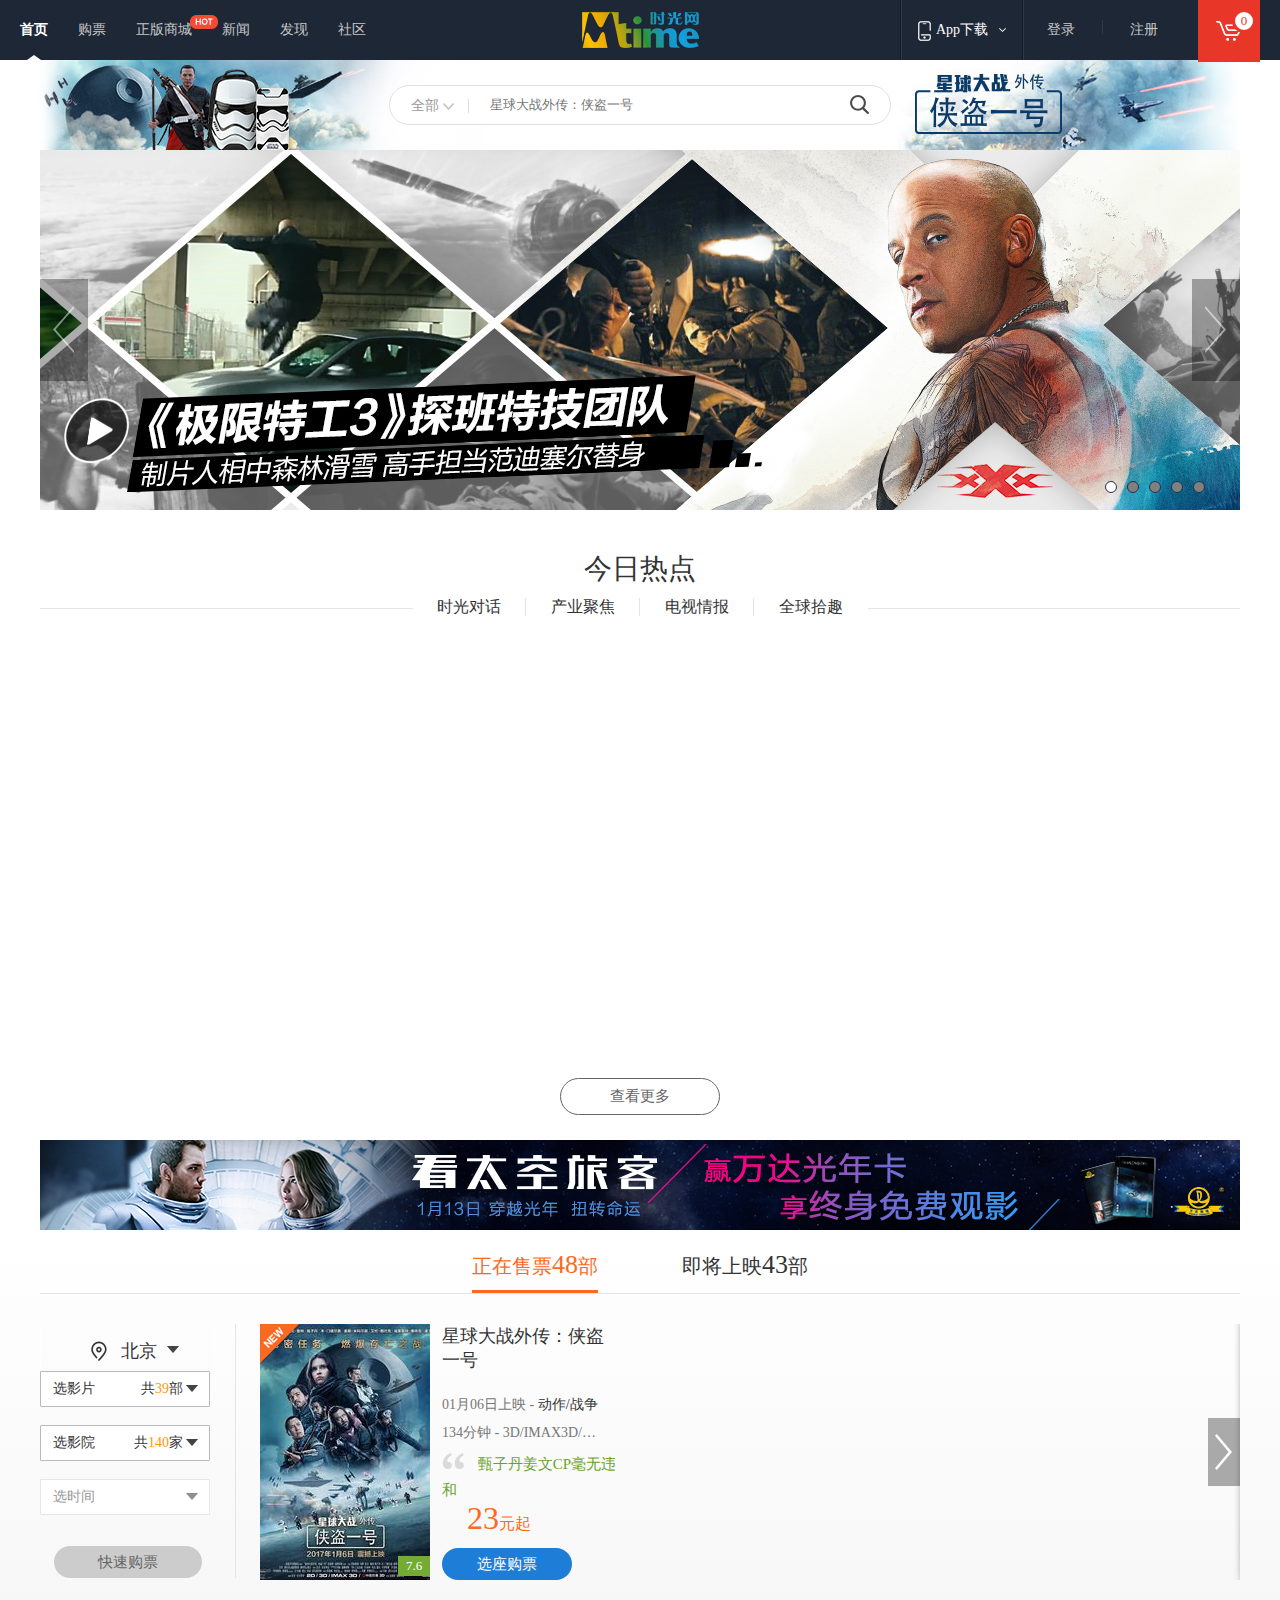
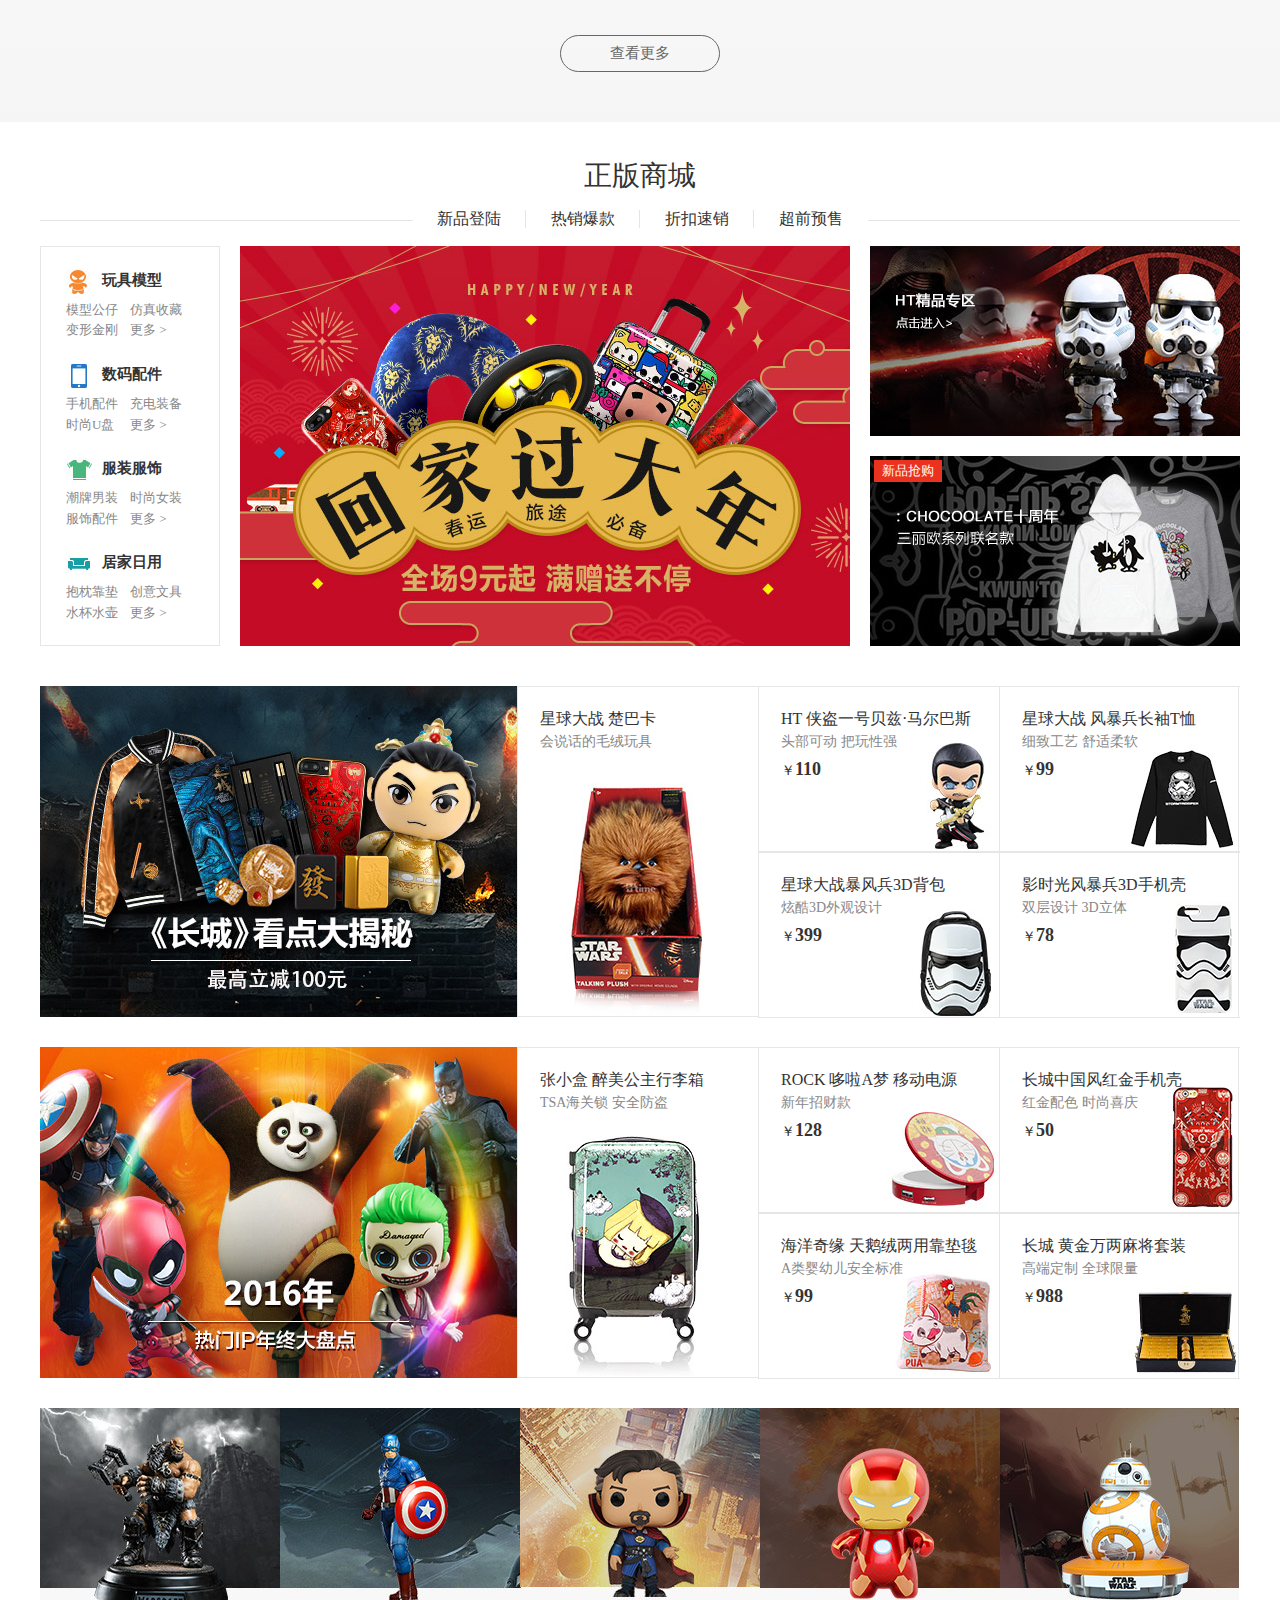
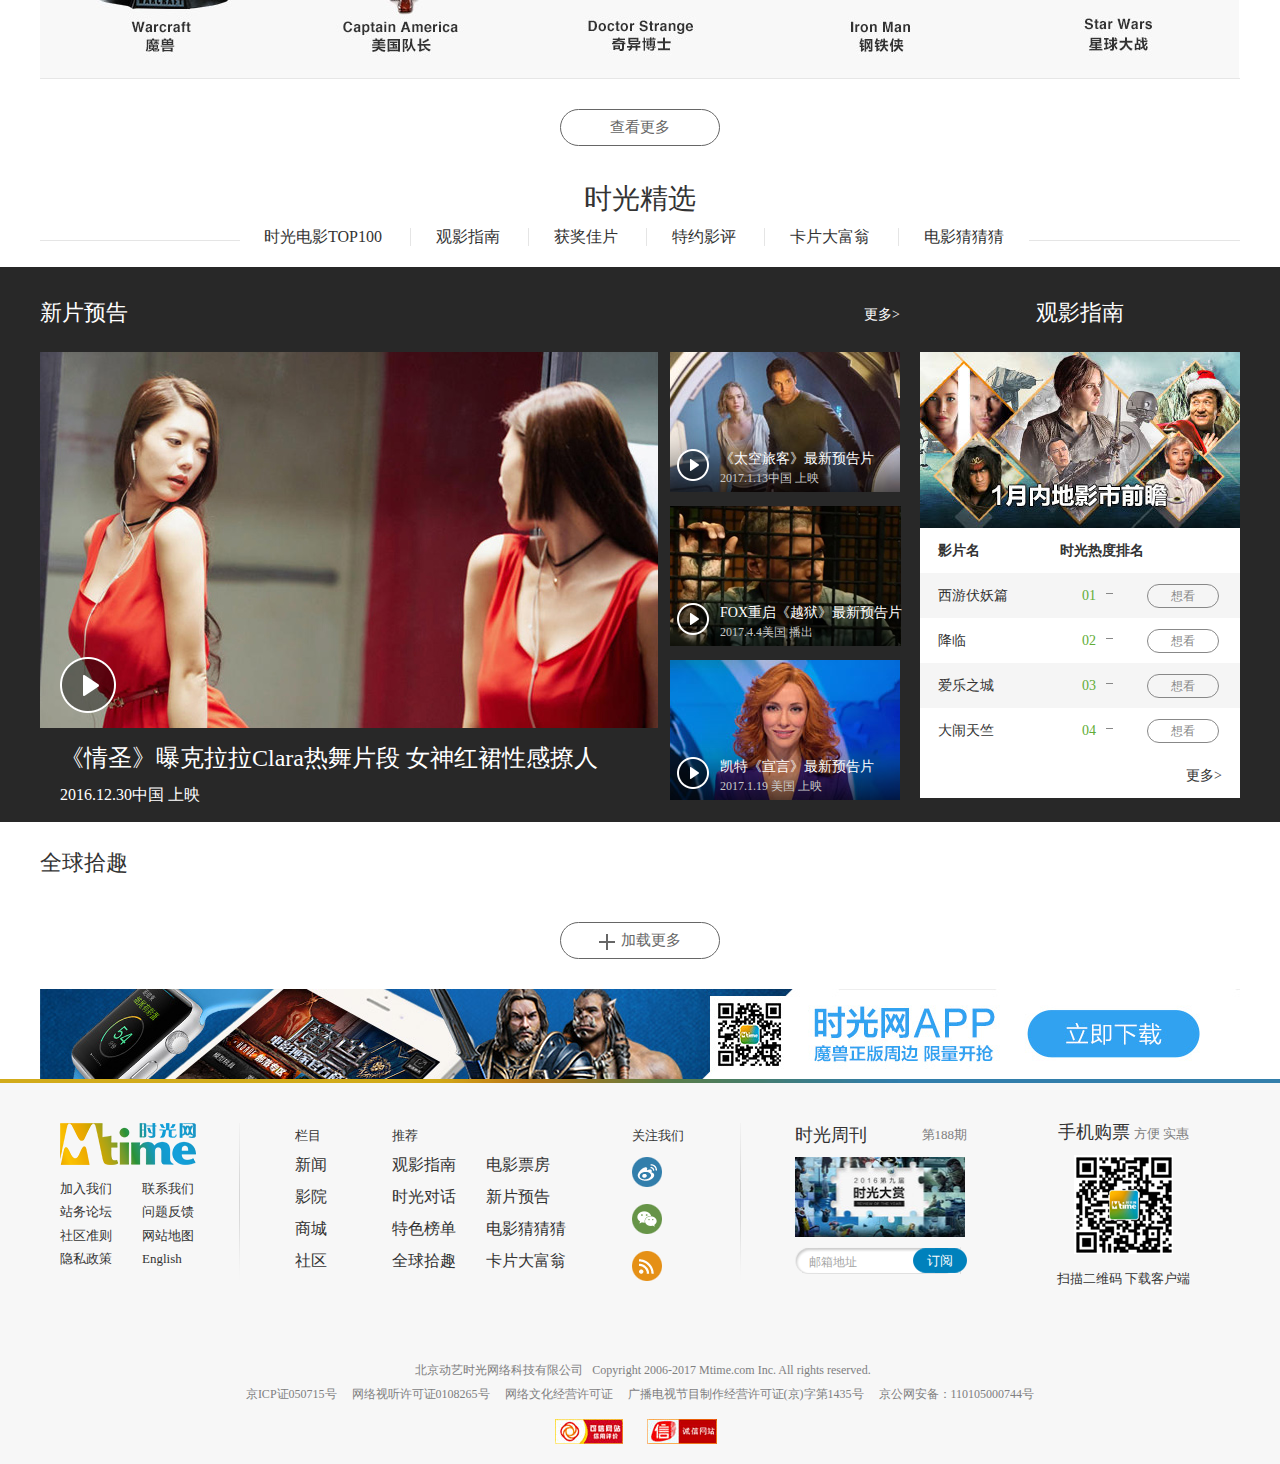
<file: index.html>
<!DOCTYPE html>
<html>
	<head>
		<meta charset="utf-8" />
		<title>Mtime时光网：让电影遇见生活</title>
		<link rel="shortcut icon" href="img/index/favicon.ico" />
		<link rel="stylesheet" type="text/css" href="css/common.css"/>
		<link rel="stylesheet" type="text/css" href="css/index.css"/>
		<link rel="stylesheet" type="text/css" href="css/commonHeader.css"/>
		<link rel="stylesheet" type="text/css" href="css/commonFooter.css"/>
		<link rel="stylesheet" type="text/css" href="css/backToTop.css"/>
		<script src="js/jquery-3.1.1.js" type="text/javascript" charset="utf-8"></script>
		<script src="js/index.js" type="text/javascript" charset="utf-8"></script>
		<script src="js/commonHeader.js" type="text/javascript" charset="utf-8"></script>
		<script src="js/backToTop.js" type="text/javascript" charset="utf-8"></script>
		<script src="js/commonFooter.js" type="text/javascript" charset="utf-8"></script>
	</head>
	<body>
		<div id="wwrap-header">
			<div id="wrap-header">
				<ul>
					<li><a href="index.html">首页</a></li>
					<li><a class="hover" href="index.html">购票</a></li>
					<li class="market"><a class="hover" href="index.html">正版商城</a><em></em></li>
					<li><a class="hover" href="index.html">新闻</a></li>
					<li><a class="hover" href="index.html">发现</a></li>
					<li><a class="hover" href="index.html">社区</a></li>
					<i class="supindex"></i>
				</ul>
				<h1 id="mtimelogo">
					<a href="index.html" title="时光网">
						时光网，让电影遇见生活。
					</a>
				</h1>
				<div id="denglu">
					<a href="signIn.html" target="_blank">登录</a>
					<em></em>
					<a href="signIn.html" target="_blank">注册</a>
				</div>
				<div id="app-link">
					<i class="line_l"></i>
					<a href="#">
						<em class="appicon"></em>
						<span>
							App下载
						</span>
						<b></b>
					</a>
					<i class="line_r"></i> 
					<div class="headtip1">
						<div class="erweima">
							
						</div>
						<p>扫描下载客户端</p>
						<span>手机购票  方便实惠</span>
					</div>
				</div>
				<div id="shopcar">
					<div class="shopcaricon"></div>
					<span class="thingcounts">
						0
					</span>
					<div class="headtip2">
						<p>您的购物车还是空的，赶快选购哦。</p>
					</div>
				</div>
			</div>
		</div>
		<div id="wrap-search">
			<div class="top-search">
				<div class="search_box">
					<div class="selctsearch">
						<strong id="selctsearchbox">全部</strong>
						<i></i>
						<span>|</span>
					</div>
					<div id="selectshow">
						<ul>
							<li>全部</li>
							<li>电影</li>
							<li>影人</li>
							<li>影院</li>
							<li>商品</li>
							<li>新闻</li>
						</ul>
					</div>
					<input type="text" class="search_text" placeholder="星球大战外传：侠盗一号" />
					<a href="#" class="search_btn">
						<i></i>
					</a>
				</div>
			</div>
		</div>
		<div id="wrap_banner">
			<div class="banner">
				<a href="#" class="showing" style="opacity: 1;"><img src="img/index/banner1.jpg"/></a>
				<a href="#" style="opacity: 0;"><img src="img/index/banner2.jpg"/></a>
				<a href="#" style="opacity: 0;"><img src="img/index/banner3.jpg"/></a>
				<a href="#" style="opacity: 0;"><img src="img/index/banner4.jpg"/></a>
				<a href="#" style="opacity: 0;"><img src="img/index/banner5.jpg"/></a>
				<ul>
					<li class="active"></li>
					<li></li>
					<li></li>
					<li></li>
					<li></li>
				</ul>
				<em class="pre_btn" title="上一张">
					<i></i>
				</em>
				<em class="next_btn" title="下一张">
					<i></i>
				</em>
			</div>
		</div>
		<div id="wrap_hotspot">
			<div class="hotspot">
				<h4>今日热点</h4>
				<div class="hotspotnav">
					<i></i>
					<div class="hotspotlist">
						<ul>
							<li class="first_li"><a href="#">时光对话</a></li>
							<li><a href="#">产业聚焦</a></li>
							<li><a href="#">电视情报</a></li>
							<li><a href="#">全球拾趣</a></li>
						</ul>
					</div>
				</div>
				<div class="newsbox">
					<ul>
						<li>
							<div class="newscontent">
								<a href="#" class="image"></a>
								<h3 class="title"></h3>
								<p class="describe"></p>
							</div>  
						</li>
						<li>
							<div class="newscontent">
								<a href="#" class="image"></a>
								<h3 class="title"></h3>
								<p class="describe"></p>
							</div>
						</li>
						<li>
							<div class="newscontent">
								<a href="#" class="image"></a>
								<h3 class="title"></h3>
								<p class="describe"></p>
							</div>
						</li>
						<li>
							<div class="newscontent">
								<a href="#" class="image"></a>
								<h3 class="title"></h3>
								<p class="describe"></p>
							</div>
						</li>
						<li>
							<div class="newscontent">
								<a href="#" class="image"></a>
								<h3 class="title"></h3>
								<p class="describe"></p>
							</div>
						</li>
						<li>
							<div class="newscontent">
								<a href="#" class="image"></a>
								<h3 class="title"></h3>
								<p class="describe"></p>
							</div>
						</li>
						<li>
							<div class="newscontent">
								<a href="#" class="image"></a>
								<h3 class="title"></h3>
								<p class="describe"></p>
							</div>
						</li>
						<li>
							<div class="newscontent">
								<a href="#" class="image"></a>
								<h3 class="title"></h3>
								<p class="describe"></p>
							</div>
						</li>
					</ul>
				</div>
				<p class="viewmore">
					<a href="#">查看更多</a>
				</p>
			</div>
		</div>
		<div id="wrap_hotIP">
			<div class="hotIP">
				<a href="#" title="2016热门IP年终大盘点"><img src="img/index/hotIP.jpg"/></a>
			</div>
		</div>
		<div id="wrap_ticket">
			<div class="ticket">
				<div class="ticketnav">
					<span class="cur">正在售票<i>48</i>部</span>
					<span>即将上映<i>43</i>部</span>
				</div>
				<div class="onfilm" style="display: block;">
					<div class="cinema">
						<div class="i_citybox">
							<i class="icon_position"></i>
							<span>北京</span>
							<i class="icon_jtup"></i>
						</div>
						<div class="selectmovie">
							<span class="name">
								<span class="left">选影片</span>
								<span class="right">共<em>39</em>部</span>
							</span>
							<i class="sharp"></i>
						</div>
						<div class="selectcinema">
							<span class="name">
								<span class="left">选影院</span>
								<span class="right">共<em>140</em>家</span>
							</span>
							<i class="sharp"></i>
						</div>
						<div class="selecttime">
							<span class="name">
								<span class="left">选时间</span>
							</span>
							<i class="sharp"></i>
						</div>
						<div class="quickbuying">
							<span>快速购票</span>
						</div>
					</div>
					<div class="filmbox">
						<div class="shadow_right" style="display: block;"></div>
						<div class="shadow_left" style="display: none;"></div>
						<div class="film_prebtn" style="display: none;">
							<i></i>
						</div>
						<div class="film_nextbtn" style="display: block;">
							<i></i>
						</div>
						<div class="filmlist">
							<ul>
								<li class="mainfilm">
									<a href="#">
										<img src="img/index/film_on/starwar.jpg"/>
										<em></em>
										<i>7.6</i>
									</a>
									<div class="mainfilm_info">
										<h3><a href="#">星球大战外传：侠盗一号</a></h3>
										<p>01月06日上映 -  <span>动作/</span><span>战争</span></p>
										<p>134分钟 - 3D/IMAX3D/…</p>
										<p class="combox">
											<i></i>
											甄子丹姜文CP毫无违和
										</p>
										<div class="ticketbox">
											<b><strong>23</strong>元起</b>
											<a href="#">选座购票</a>
										</div>
									</div>
								</li>
							</ul>
						</div>
					</div>
				</div>
				<div class="nextonfilm" style="display: none;">
					<div class="nshadow_right" style="display: block;"></div>
					<div class="nshadow_left" style="display: none;"></div>
					<div class="nextfilm_prebtn" style="display: none;">
						<i></i>
					</div>
					<div class="nextfilm_nextbtn" style="display: block;">
						<i></i>
					</div>
					<div class="nfilmlistbox">
						<div class="nfilmlist">
							<ul></ul>
						</div>
					</div>
				</div>
				<p class="viewmore">
					<a href="#">查看更多</a>
				</p>
			</div>
		</div>
		<div id="wrap_zMarket">
			<div class="zMarket">
				<div class="zMarket_top">
					<h4>正版商城</h4>
					<div class="zMarket_topnav">
						<i></i>
						<div class="market_list">
							<ul>
								<li class="first_li"><a href="#">新品登陆</a></li>
								<li><a href="#">热销爆款</a></li>
								<li><a href="#">折扣速销</a></li>
								<li><a href="#">超前预售</a></li>
							</ul>
						</div>
					</div>
				</div>
				<div class="zMarket_cTop">
					<div class="cTop_left">
						<ul>
							<li>
								<h3>
									<a href="#">
										<i><img src="img/index/market/icon1.jpg"/></i>
										玩具模型
									</a>
								</h3>
								<p>
									<a href="#">模型公仔</a>
									<a href="#">仿真收藏</a>
									<a href="#">变形金刚</a>
									<a href="#">更多 &gt;</a>
								</p>
							</li>
							<li>
								<h3>
									<a href="#">
										<i><img src="img/index/market/icon2.jpg"/></i>
										数码配件
									</a>
								</h3>
								<p>
									<a href="#">手机配件</a>
									<a href="#">充电装备</a>
									<a href="#">时尚U盘</a>
									<a href="#">更多 &gt;</a>
								</p>
							</li>
							<li>
								<h3>
									<a href="#">
										<i><img src="img/index/market/icon3.jpg"/></i>
										服装服饰
									</a>
								</h3>
								<p>
									<a href="#">潮牌男装</a>
									<a href="#">时尚女装</a>
									<a href="#">服饰配件</a>
									<a href="#">更多 &gt;</a>
								</p>
							</li>
							<li>
								<h3>
									<a href="#">
										<i><img src="img/index/market/icon4.jpg"/></i>
										居家日用
									</a>
								</h3>
								<p>
									<a href="#">抱枕靠垫</a>
									<a href="#">创意文具</a>
									<a href="#">水杯水壶</a>
									<a href="#">更多 &gt;</a>
								</p>
							</li>
						</ul>
					</div>
					<div class="cTop_box" style="height: 400px;">
						<a href="#"><img src="img/index/market/1.jpg" /></a>
					</div>
					<div class="cTop_box" style="height: 190px;">
						<a href="#"><img src="img/index/market/2.jpg" /></a>
					</div>
					<div class="cTop_box" style="height: 190px;">
						<i>新品抢购</i>
						<a href="#"><img src="img/index/market/3.jpg" /></a>
					</div>
				</div>
				<div class="zMarket_cCenter">
					<a href="#" class="bossimg"><img src="img/index/market/4.jpg" /></a>
					<ul class="link_ul">
						<i class="border-r"></i>
						<li>
							<a href="goodsDetial.html" target="_blank">
								<img src="img/index/market/5.jpg"/>
								<div class="goods_info">
									<h3>星球大战 楚巴卡</h3>
									<p>会说话的毛绒玩具</p>
									<p class="price"></p>
								</div>
							</a>
						</li>
						<li>
							<a href="goodsDetial.html" target="_blank">
								<img src="img/index/market/6.jpg"/>
								<div class="goods_info">
									<h3>HT 侠盗一号贝兹·马尔巴斯</h3>
									<p>头部可动 把玩性强</p>
									<p class="price">￥<strong>110</strong></p>
								</div>
							</a>
						</li>
						<li>
							<a href="goodsDetial.html" target="_blank">
								<img src="img/index/market/7.jpg"/>
								<div class="goods_info">
									<h3>星球大战 风暴兵长袖T恤</h3>
									<p>细致工艺 舒适柔软</p>
									<p class="price">￥<strong>99</strong></p>
								</div>
							</a>
						</li>
						<li>
							<a href="goodsDetial.html" target="_blank">
								<img src="img/index/market/8.jpg"/>
								<div class="goods_info">
									<h3>星球大战暴风兵3D背包</h3>
									<p>炫酷3D外观设计</p>
									<p class="price">￥<strong>399</strong></p>
								</div>
							</a>
						</li>
						<li>
							<a href="goodsDetial.html" target="_blank">
								<img src="img/index/market/9.jpg"/>
								<div class="goods_info">
									<h3>影时光风暴兵3D手机壳</h3>
									<p>双层设计 3D立体</p>
									<p class="price">￥<strong>78</strong></p>
								</div>
							</a>
						</li>
					</ul>
				</div>
				<div class="zMarket_cCenter">
					<a href="#" class="bossimg"><img src="img/index/market/10.jpg" /></a>
					<ul>
						<i class="border-r"></i>
						<li>
							<a href="#">
								<img src="img/index/market/11.jpg"/>
								<div class="goods_info">
									<h3>张小盒 醉美公主行李箱</h3>
									<p>TSA海关锁 安全防盗 </p>
									<p class="price"></p>
								</div>
							</a>
						</li>
						<li>
							<a href="#">
								<img src="img/index/market/12.jpg"/>
								<div class="goods_info">
									<h3>ROCK 哆啦A梦 移动电源</h3>
									<p>新年招财款</p>
									<p class="price">￥<strong>128</strong></p>
								</div>
							</a>
						</li>
						<li>
							<a href="#">
								<img src="img/index/market/13.jpg"/>
								<div class="goods_info">
									<h3>长城中国风红金手机壳</h3>
									<p>红金配色 时尚喜庆</p>
									<p class="price">￥<strong>50</strong></p>
								</div>
							</a>
						</li>
						<li>
							<a href="#">
								<img src="img/index/market/14.jpg"/>
								<div class="goods_info">
									<h3>海洋奇缘 天鹅绒两用靠垫毯</h3>
									<p>A类婴幼儿安全标准</p>
									<p class="price">￥<strong>99</strong></p>
								</div>
							</a>
						</li>
						<li>
							<a href="#">
								<img src="img/index/market/15.jpg"/>
								<div class="goods_info">
									<h3>长城 黄金万两麻将套装</h3>
									<p>高端定制 全球限量</p>
									<p class="price">￥<strong>988</strong></p>
								</div>
							</a>
						</li>
					</ul>
				</div>
				<div class="partnerarea">
					<ul>
						<li>
							<a href="#">
								<img src="img/index/market/16.jpg"/>
							</a>
						</li>
						<li>
							<a href="#">
								<img src="img/index/market/17.jpg"/>
							</a>
						</li>
						<li>
							<a href="#">
								<img src="img/index/market/18.jpg"/>
							</a>
						</li>
						<li>
							<a href="#">
								<img src="img/index/market/19.jpg"/>
							</a>
						</li>
						<li>
							<a href="#">
								<img src="img/index/market/20.jpg"/>
							</a>
						</li>
					</ul>
				</div>
				<p class="viewmore">
					<a href="#">查看更多</a>
				</p>
			</div>
		</div>
		<div id="timeselect">
			<h4>时光精选</h4>
			<div class="timeselec_nav">
				<i></i>
				<ul>
					<li class="first_li">时光电影TOP100</li>
					<li>观影指南</li>
					<li>获奖佳片</li>
					<li>特约影评</li>
					<li>卡片大富翁</li>
					<li>电影猜猜猜</li>
				</ul>
			</div>
			<div class="wrap-timeselec_cont">
				<div class="timeselec_cont">
					<div class="timeselec_l">
						<div class="l-top">
							<a href="#">更多&gt;</a>
							<h4>新片预告</h4>
						</div>
						<div class="l-content">
							<ul>
								<li class="b_img">
									<a href="#">
										<img src="img/index/timeSelect/1.jpg"/>
										<i></i>
									</a>
									<h3>
										<a href="#">《情圣》曝克拉拉Clara热舞片段 女神红裙性感撩人</a>
									</h3>
									<p>2016.12.30中国 上映</p>
								</li>
								<li class="s_img">
									<a href="#">
										<img src="img/index/timeSelect/2.jpg" />
										<span>
											<i></i>
											<strong>《太空旅客》最新预告片</strong>
											<b>2017.1.13中国 上映</b>
										</span>
									</a>
								</li>
								<li class="s_img">
									<a href="#">
										<img src="img/index/timeSelect/3.jpg" />
										<span>
											<i></i>
											<strong>FOX重启《越狱》最新预告片</strong>
											<b>2017.4.4美国 播出</b>
										</span>
									</a>
								</li>
								<li class="s_img">
									<a href="#">
										<img src="img/index/timeSelect/4.jpg" />
										<span>
											<i></i>
											<strong>凯特《宣言》最新预告片</strong>
											<b>2017.1.19 美国 上映</b>
										</span>
									</a>
								</li>
							</ul>
						</div>
					</div>
					<div class="timeselec_r">
 						<h4>观影指南</h4>
 						<div class="guideimg">
 							<a href="#">
 								<img src="img/index/timeSelect/5.jpg"/>
 							</a>
 						</div>
 						<div class="guiderank">
 							<ul>
 								<li class="first_li">
 									<span>影片名</span><span>时光热度排名</span>
 								</li>
 								<li class="odd">
 									<span class="filmname">西游伏妖篇</span>
 									<span class="filmrank">01<i title="持平"></i></span>
 									<span class="filmctrl"><a href="#">想看</a></span>
 								</li>
 								<li>
 									<span class="filmname">降临</span>
 									<span class="filmrank">02<i title="持平"></i></span>
 									<span class="filmctrl"><a href="#">想看</a></span>
 								</li>
 								<li class="odd">
 									<span class="filmname">爱乐之城</span>
 									<span class="filmrank">03<i title="持平"></i></span>
 									<span class="filmctrl"><a href="#">想看</a></span>
 								</li>
 								<li>
 									<span class="filmname">大闹天竺</span>
 									<span class="filmrank">04<i title="持平"></i></span>
 									<span class="filmctrl"><a href="#">想看</a></span>
 								</li>
								<li class="last_li">
									<a href="#">更多&gt;</a>
								</li>
 							</ul>
 						</div>
					</div>
				</div>
			</div>
			<div class="speciallist">
				<div class="speciallist_l">
					
				</div>
				<div class="speciallist_r">
					
				</div>
			</div>
			<div class="global_fun">
				<h4>全球拾趣</h4>
				<div class="funbox">
					<ul></ul>
				</div>
				<p class="loadmore">
					<a><i></i>加载更多</a>
				</p>
			</div>
		</div>
		<div id="wrap_frame">
			<div class="frame">
				<a href="#" title="时光网APP"><img src="img/index/frame.jpg" /></a>
			</div>
		</div>
		<div id="footer_border"></div>
		<div id="wrap_footer">
			<div class="footer_top">
				<div class="foot_logo">
					<ul>
						<li class="logo_li"><a href="#" title="时光网"></a></li>
						<li><a href="#">加入我们</a><a href="#" class="rightA">联系我们</a></li>
						<li><a href="#">站务论坛</a><a href="#" class="rightA">问题反馈</a></li>
						<li><a href="#">社区准则</a><a href="#" class="rightA">网站地图</a></li>
						<li><a href="#">隐私政策</a><a href="#" class="rightA">English</a></li>
						<i class="fo_line"></i>
					</ul>
				</div>
				<div class="fotmap">
					<ul style="width:42px;">
						<li>栏目</li>
						<li class="bigger"><a href="http://news.mtime.com/">新闻</a></li>
						<li class="bigger"><a href="http://theater.mtime.com/">影院</a></li>
						<li class="bigger"><a href="http://mall.mtime.com">商城</a></li>
						<li class="bigger"><a href="http://www.mtime.com/community/">社区</a></li>
					</ul>
					<ul style="width:185px;" class="ul_center">
						<li>推荐</li>
						<li class="bigger"><a href="#">观影指南</a><a href="#" class="ml30">电影票房</a></li>
						<li class="bigger"><a href="#">时光对话</a><a href="#" class="ml30">新片预告</a></li>
						<li class="bigger"><a href="#">特色榜单</a><a href="#" class="ml30">电影猜猜猜</a></li>
						<li class="bigger"><a href="#">全球拾趣</a><a href="#" class="ml30">卡片大富翁</a></li>
					</ul>
					<ul class="ul_right">
						<li>关注我们</li>
						<li><a href="#" class="sina" title="微博">微博</a></li>
						<li><a id="aWeiXinPicButton" class="weixin" title="微信">微信</a></li>
						<li><a href="#" class="rss" title="RSS">RSS</a></li>
					</ul>
					<div id="divWeiXinPicContainer" class="my_layer"> 
						<em class="l_arrow">&nbsp;</em>
						<div class="inner">
							<i></i>
							<p>扫描二维码，微信实时关注时光网</p>
						</div>
					</div>
					<i class="fo_line"></i>
				</div>
				<div class="fotweek" id="fotweek">
					<dl>  
						<dt class="fix">
							<span class="fr">第188期</span>
							<strong>时光周刊</strong>
						</dt>  
						<dd>    
							<a href="#" title="时光周刊">    
								<img src="img/index/footer_TimeMagzine.jpg" width="170" height="80" alt="时光周刊">
							</a>  
						</dd>  
						<dd class="input">    
							<input id="iptEMail" type="text" value="邮箱地址" class="c_a5">    
								<a id="btnSubscribe" href="#">订阅</a>  
						</dd>
					</dl>
				</div>
				<div class="fothr">
					<dl>
						<dt>
							<strong>手机购票</strong> 
							方便 实惠
						</dt>
						<dd>
							<a href="#">
								<i></i>
							</a>
						</dd>
						<dd>扫描二维码 下载客户端</dd>
					</dl>
				</div>
			</div>
			<div class="footer_bottom">
				<p><span>北京动艺时光网络科技有限公司</span>
					Copyright 2006-2017 Mtime.com Inc. All rights reserved.<br>
					<a href="#">京ICP证050715号</a>
					<a href="#" class="mr12">网络视听许可证0108265号</a>
					<a href="#" class="mr12">网络文化经营许可证</a>
					<a href="#" class="mr12">广播电视节目制作经营许可证(京)字第1435号</a>
					<span>京公网安备：110105000744号</span>
				</p>
				<div class="credible">
					<a href="#" title="可信网站" class="credibler"></a>
					<a href="#" title="诚信网站" class="goodfaith"></a>
				</div>
			</div>
		</div>
		<div id="backToTop">
			<div class="bSearch" title="搜索"></div>
			<div class="BTTop" title="回到顶部"></div>
		</div>
	</body>
</html>
</file>
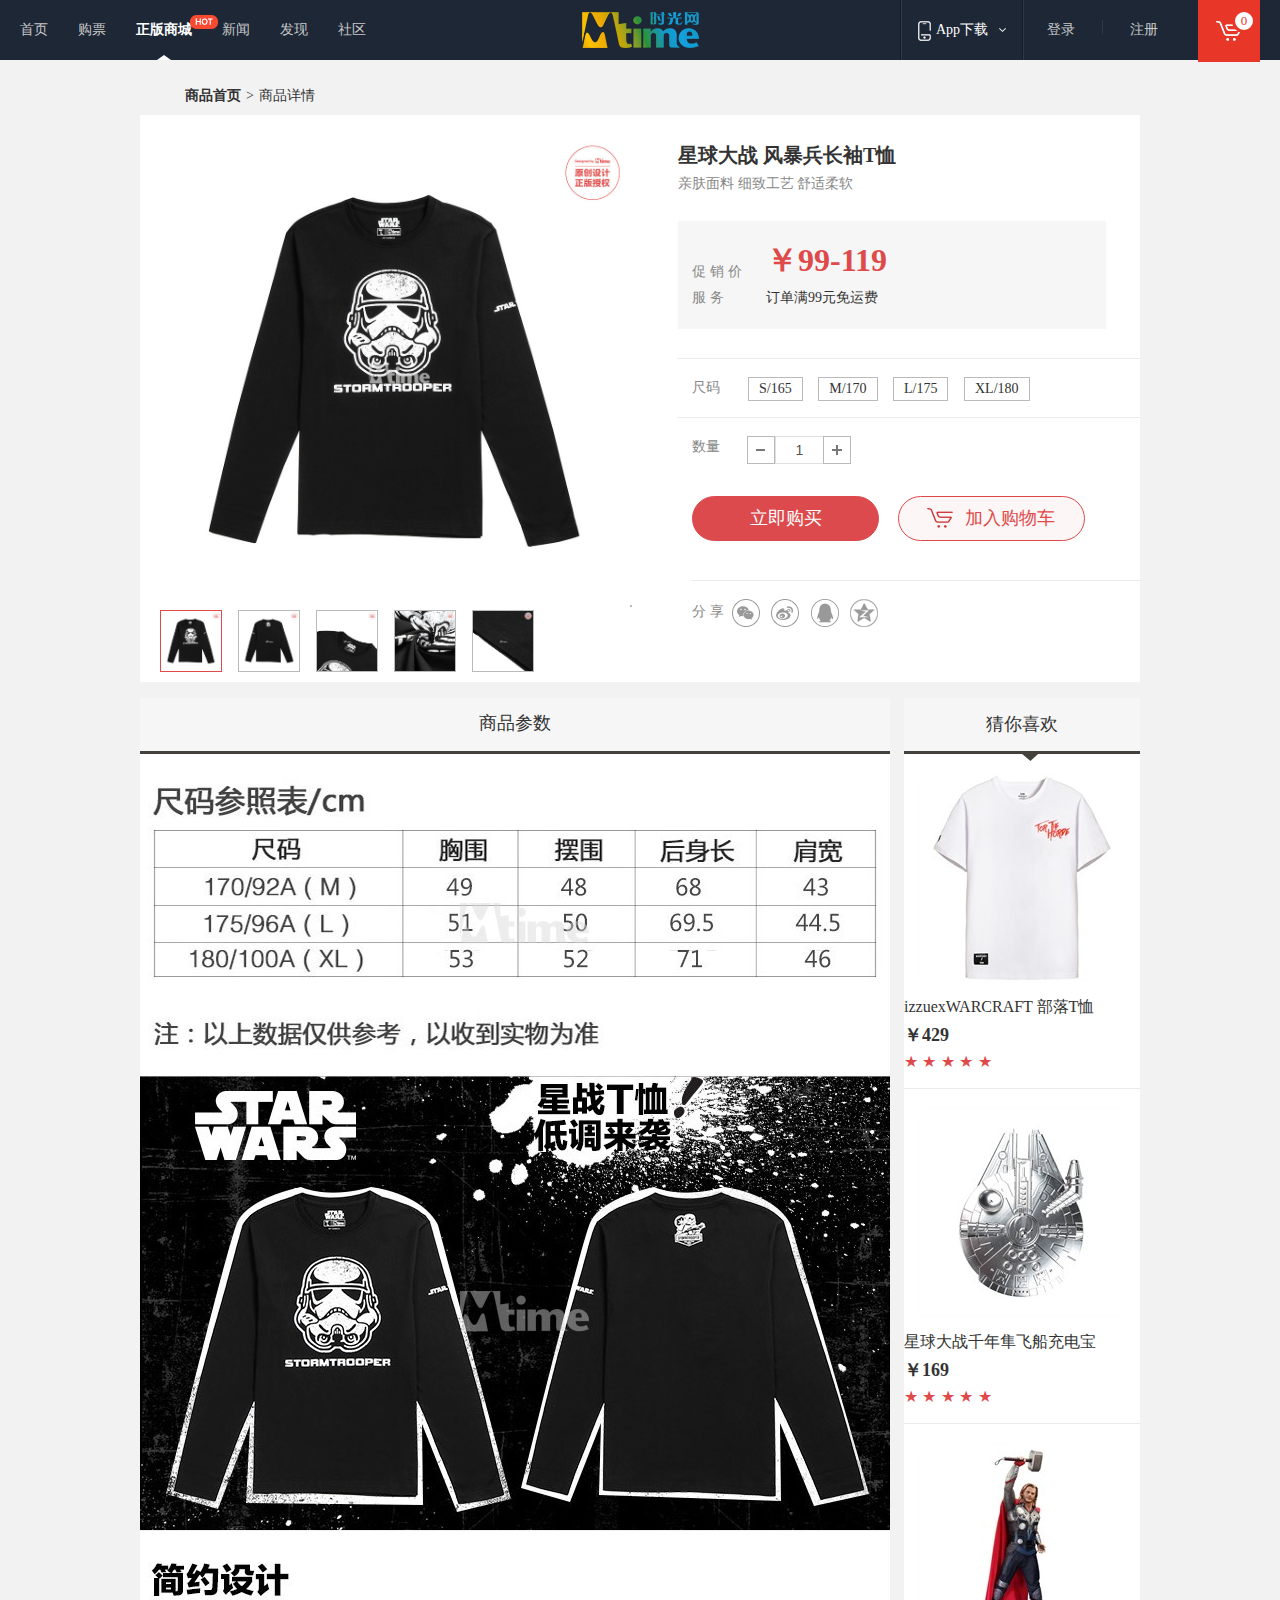
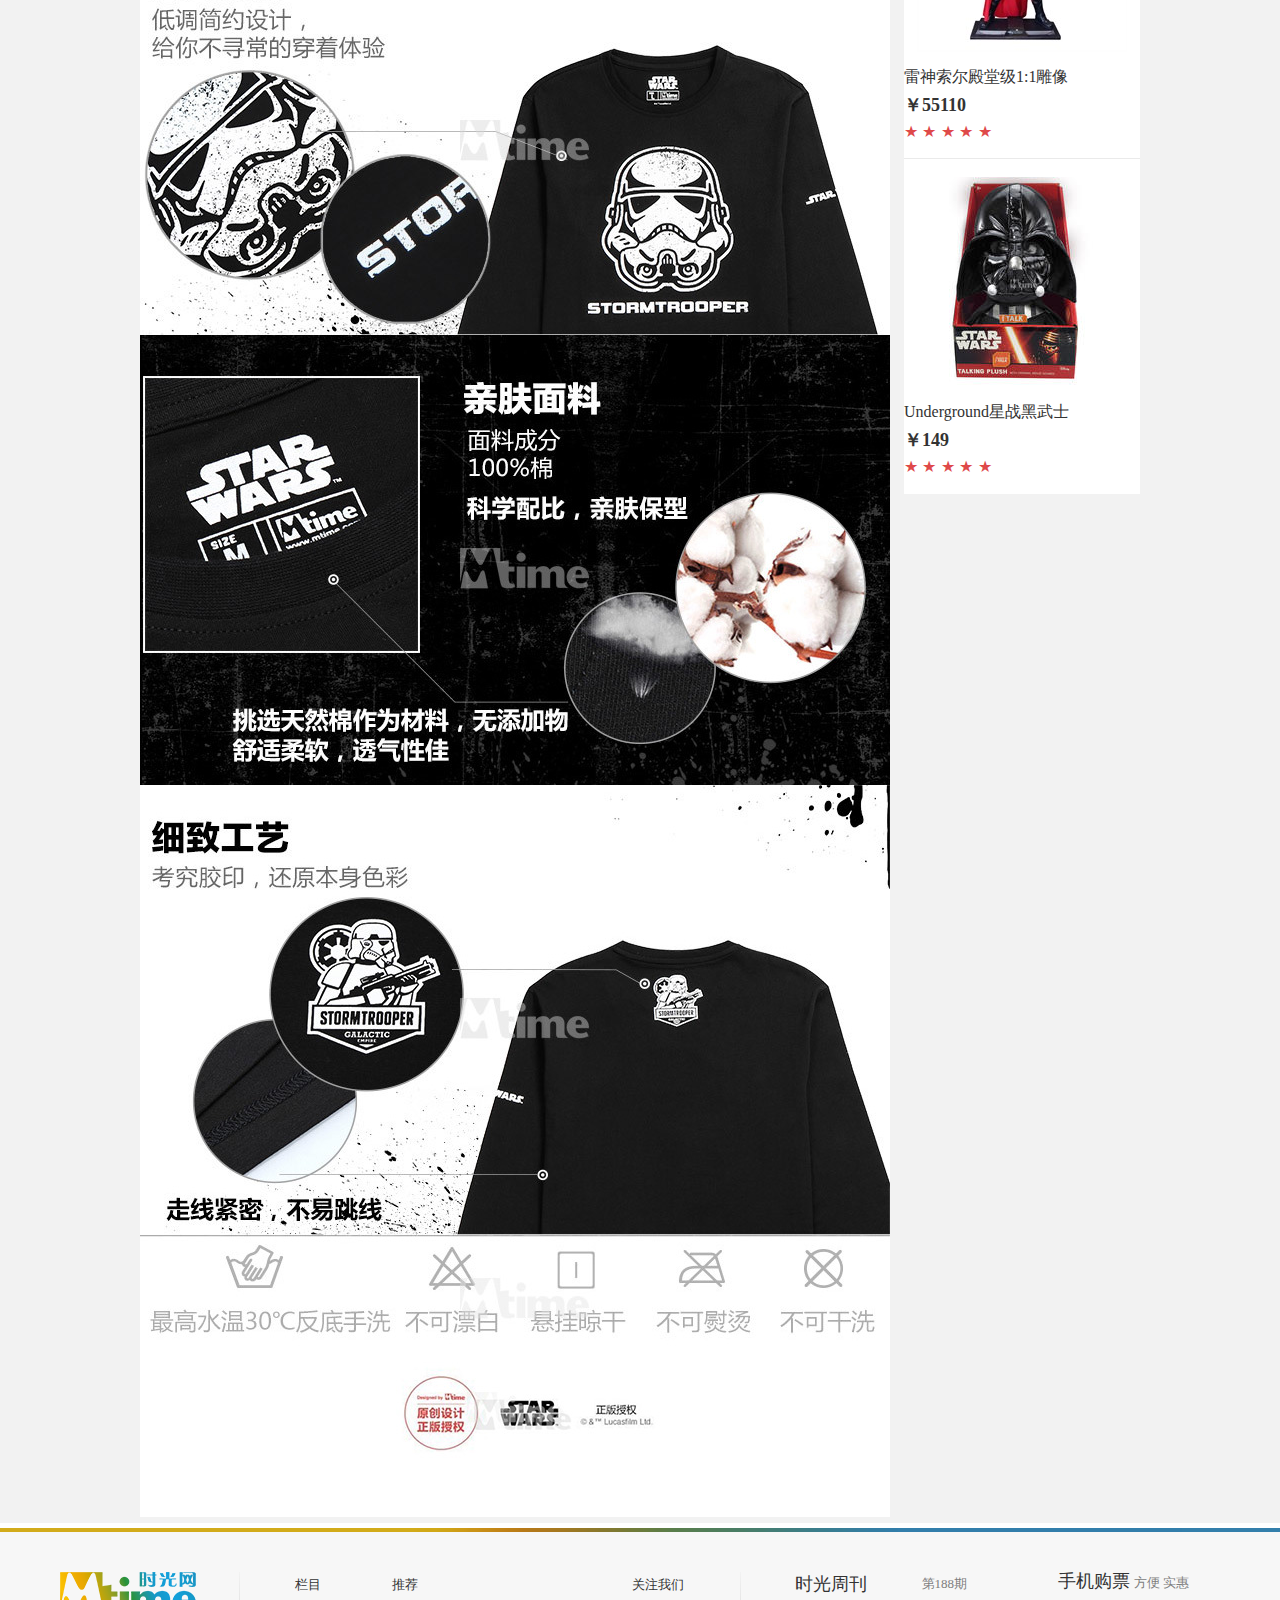
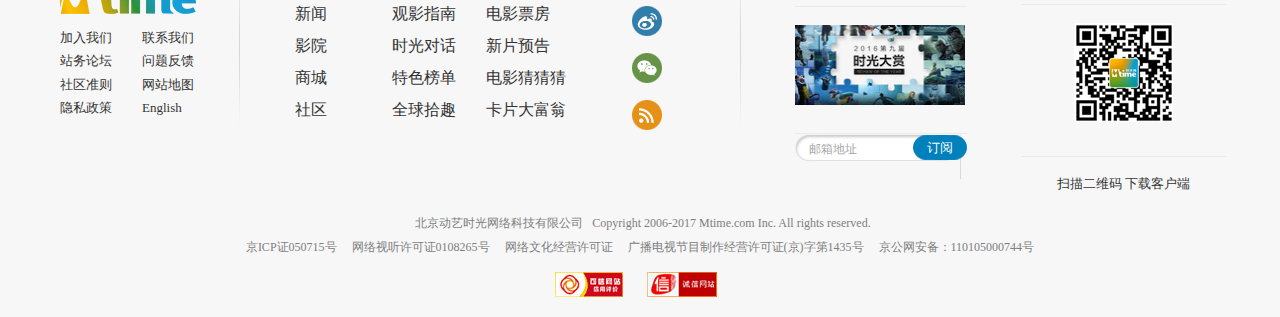
<file: goodsDetial.html>
<!DOCTYPE html>
<html>
	<head>
		<meta charset="UTF-8">
		<title>Mtime时光网：让电影遇见生活</title>
		<link rel="shortcut icon" href="img/index/favicon.ico" />
		<link rel="stylesheet" type="text/css" href="css/common.css"/>
		<link rel="stylesheet" type="text/css" href="css/commonHeader.css"/>
		<link rel="stylesheet" type="text/css" href="css/commonFooter.css"/>
		<link rel="stylesheet" type="text/css" href="css/backToTop.css"/>
		<link rel="stylesheet" type="text/css" href="css/goodsDetial.css"/>
		<script src="js/jquery-3.1.1.js" type="text/javascript" charset="utf-8"></script>
		<script src="js/commonHeader.js" type="text/javascript" charset="utf-8"></script>
		<script src="js/backToTop.js" type="text/javascript" charset="utf-8"></script>
		<script src="js/commonFooter.js" type="text/javascript" charset="utf-8"></script>
		<script src="js/goodsDetial.js" type="text/javascript" charset="utf-8"></script>
		<script src="js/jquery.cookie.js" type="text/javascript" charset="utf-8"></script>
	</head>
	<body>
		<div id="wwrap-header">
			<div id="wrap-header">
				<ul>
					<li><a class="hover" href="index.html">首页</a></li>
					<li><a class="hover" href="index.html">购票</a></li>
					<li class="market"><a href="index.html">正版商城</a><em></em></li>
					<li><a class="hover" href="index.html">新闻</a></li>
					<li><a class="hover" href="index.html">发现</a></li>
					<li><a class="hover" href="index.html">社区</a></li>
					<i class="supindex"></i>
				</ul>
				<h1 id="mtimelogo">
					<a href="index.html" title="时光网">
						时光网，让电影遇见生活。
					</a>
				</h1>
				<div id="denglu">
					<a href="signIn.html" target="_blank">登录</a>
					<em></em>
					<a href="signIn.html" target="_blank">注册</a>
				</div>
				<div id="app-link">
					<i class="line_l"></i>
					<a href="#">
						<em class="appicon"></em>
						<span>
							App下载
						</span>
						<b></b>
					</a>
					<i class="line_r"></i> 
					<div class="headtip1">
						<div class="erweima">
							
						</div>
						<p>扫描下载客户端</p>
						<span>手机购票  方便实惠</span>
					</div>
				</div>
				<div id="shopcar">
					<div class="shopcaricon"></div>
					<span class="thingcounts">
						0
					</span>
					<div class="headtip2">
						<p>您的购物车还是空的，赶快选购哦。</p>
					</div>
				</div>
			</div>
		</div>
		<div id="wrap_content">
			<div class="wrap-goodsShow">
				<div class="header">
					<p><span class="first">商品首页</span>><span>商品详情</span></p>
				</div>
				<div class="goodsShow">
					<div class="goodImgBox">
						<div id="smallImg">
							<img src="img/goodsDetial/bigImg_starWarTX.jpg" />
							<i id="smallArea" class="smallBox"></i>
						</div>
						<ul>
							<li class="on">
								<img src="img/goodsDetial/bigImg_starWarTX.jpg" />
							</li>
							<li>
								<img src="img/goodsDetial/bigImg_starWarTX2.jpg" />
							</li>
							<li>
								<img src="img/goodsDetial/bigImg_starWarTX3.jpg" />
							</li>
							<li>
								<img src="img/goodsDetial/bigImg_starWarTX4.jpg" />
							</li>
							<li>
								<img src="img/goodsDetial/bigImg_starWarTX5.jpg" />
							</li>
						</ul>
						<div id="bigArea" class="fadajing">
							<img id="bigImg" src="img/goodsDetial/bigImg_starWarTX.jpg"/>
						</div>
					</div>
					<div id="goodsBasicInfoRegion" class="sider" style="display: block;">
			            <h3 class="s_protitle">星球大战 风暴兵长袖T恤</h3>
			            <p class="s_proinfo">亲肤面料 细致工艺 舒适柔软 </p>
			            <div class="new_goodsinfo" style="display: block">
			                <ul class="info_box">
			                    <li class="lj_cont">
			                        <label id="lblPriceType">促销价</label>
			                        <div class="s_pricebox">
			                            <div class="s_pricenum"><strong id="salePriceRegion">￥99-119</strong></div>
			                        </div>
			                    </li>
			                    <li>
			                        <label>服务</label>
			                        <p id="waybillFee">订单满99元免运费</p>
			                    </li>
			                </ul>
			            </div>
			            <!--商品 end-->
			            <div class="s_zpbox" id="gift">
			            </div>
			
			            <div id="goodsRegion" class="s_proboxs">
			                <dl class="s_prodes">
			                    <dd data-selector="property" pid="102">
			                        <strong>尺码</strong>
									<span class="list ${cls}">
					                    <a method="pvkey" title="S/165">
			                                <i method="pvkey">S/165</i>
			                                <em style="display:none"></em>
			                            </a>
			                            <a method="pvkey" title="M/170">
			                                <i method="pvkey">M/170</i>
			                                <em style="display:none"></em>
			                            </a>
			                            <a method="pvkey" title="L/175">
			                                <i method="pvkey">L/175</i>
			                                <em style="display:none"></em>
			                            </a>
			                            <a method="pvkey" title="XL/180">
			                                <i method="pvkey">XL/180</i>
			                                <em style="display:none"></em>
			                            </a>
			                        </span>
			                    </dd>
			                    <dd id="skuRegion" sku="">
			                        <strong>数量</strong>
			
			                        <div class="num_ctrl">
			                            <a class="minus"></a>
			                            <input id="buycountInput" type="text" value="1" disabled="disabled">
			                            <a class="add"></a>
			                        </div>
			                        <span class="stockless" data-selector="qtyRegion" qty="1137"></span> 
			                        <em class="gray"></em>
			                    </dd>
			                </dl>
			            </div>
			            <p id="buttonRegion" class="mt20" style="display: block">
			                <a id="buyNowBtn" class="btn_red __r_c_">立即购买</a> 
			                <a id="addCartBtn" class="btn_cart __r_c_" >
			                	<i class="cart"></i>加入购物车
			                </a>
			            </p>
			            <div>
			                <dl class="new_share">
			                    <dd id="shareResgion">
			                        <label>分享</label>
			                        <a share="weixin" class="weixin">微信</a>
			                        <a share="sinaWeibo" class="sinaweibo">新浪微博</a> 
			                        <a share="qq" class="qq">QQ</a> 
			                        <a share="qzone" class="qzone">QQ空间</a>
			                    </dd>
			                </dl>
			            </div>
			        </div>
				</div>
			</div>
			<div class="content_b  clearfloat">
				<div class="goodsDetial">
					<p>商品参数</p>
					<img src="img/goodsDetial/canshu_starWarTX.jpg"/>
				</div>
				<div class="guessYouLike">
					<h4>猜你喜欢<i></i></h4>
					<dl>
						<dd>
							<p class="tc">
								<a title="izzuexWARCRAFT 部落T恤">
									<img src="img/goodsDetial/guessYouLike/1.jpg" width="210" height="210" alt="izzuexWARCRAFT 部落T恤">
								</a>
							</p>
							<h3>
								<a>izzuexWARCRAFT 部落T恤</a>
							</h3>
							<p class="bold px18 mt6">￥429</p>
							<p class="mt6">
								<span class="stars">
									<i class="on">★</i>
									<i class="on">★</i>
									<i class="on">★</i>
									<i class="on">★</i>
									<i class="on">★</i>
								</span>
								&nbsp;
							</p>
						</dd>
						<dd>
							<p class="tc">
								<a title="星球大战千年隼飞船充电宝">
									<img src="img/goodsDetial/guessYouLike/2.jpg" width="210" height="210" alt="星球大战千年隼飞船充电宝">
								</a>
							</p>
							<h3>
								<a>星球大战千年隼飞船充电宝</a>
							</h3>
							<p class="bold px18 mt6">￥169</p>
							<p class="mt6">
								<span class="stars">
									<i class="on">★</i>
									<i class="on">★</i>
									<i class="on">★</i>
									<i class="on">★</i>
									<i class="on">★</i>
								</span>
								&nbsp;
							</p>
						</dd>
						<dd>
							<p class="tc">
								<a title=" 雷神索尔殿堂级1:1雕像">
									<img src="img/goodsDetial/guessYouLike/3.jpg" width="210" height="210" alt=" 雷神索尔殿堂级1:1雕像">
								</a>
							</p>
							<h3>
								<a> 雷神索尔殿堂级1:1雕像</a>
							</h3>
							<p class="bold px18 mt6">￥55110</p>
							<p class="mt6">
								<span class="stars">
									<i class="on">★</i>
									<i class="on">★</i>
									<i class="on">★</i>
									<i class="on">★</i>
									<i class="on">★</i>
								</span>
								&nbsp;
							</p>
						</dd>
						<dd>
							<p class="tc">
								<a title="Underground星战黑武士">
									<img src="img/goodsDetial/guessYouLike/4.jpg" width="210" height="210" alt="Underground星战黑武士">
								</a>
							</p>
							<h3>
								<a>Underground星战黑武士</a>
							</h3>
							<p class="bold px18 mt6">￥149</p>
							<p class="mt6">
								<span class="stars">
									<i class="on">★</i>
									<i class="on">★</i>
									<i class="on">★</i>
									<i class="on">★</i>
									<i class="on">★</i>
								</span>
								&nbsp;
							</p>
						</dd>
					</dl>
				</div>
			</div>
		</div>
		<div id="footer_border"></div>
		<div id="wrap_footer">
			<div class="footer_top">
				<div class="foot_logo">
					<ul>
						<li class="logo_li"><a href="#" title="时光网"></a></li>
						<li><a href="#">加入我们</a><a href="#" class="rightA">联系我们</a></li>
						<li><a href="#">站务论坛</a><a href="#" class="rightA">问题反馈</a></li>
						<li><a href="#">社区准则</a><a href="#" class="rightA">网站地图</a></li>
						<li><a href="#">隐私政策</a><a href="#" class="rightA">English</a></li>
						<i class="fo_line"></i>
					</ul>
				</div>
				<div class="fotmap">
					<ul style="width:42px;">
						<li>栏目</li>
						<li class="bigger"><a href="http://news.mtime.com/">新闻</a></li>
						<li class="bigger"><a href="http://theater.mtime.com/">影院</a></li>
						<li class="bigger"><a href="http://mall.mtime.com">商城</a></li>
						<li class="bigger"><a href="http://www.mtime.com/community/">社区</a></li>
					</ul>
					<ul style="width:185px;" class="ul_center">
						<li>推荐</li>
						<li class="bigger"><a href="#">观影指南</a><a href="#" class="ml30">电影票房</a></li>
						<li class="bigger"><a href="#">时光对话</a><a href="#" class="ml30">新片预告</a></li>
						<li class="bigger"><a href="#">特色榜单</a><a href="#" class="ml30">电影猜猜猜</a></li>
						<li class="bigger"><a href="#">全球拾趣</a><a href="#" class="ml30">卡片大富翁</a></li>
					</ul>
					<ul class="ul_right">
						<li>关注我们</li>
						<li><a href="#" class="sina" title="微博">微博</a></li>
						<li><a id="aWeiXinPicButton" class="weixin" title="微信">微信</a></li>
						<li><a href="#" class="rss" title="RSS">RSS</a></li>
					</ul>
					<div id="divWeiXinPicContainer" class="my_layer"> 
						<em class="l_arrow">&nbsp;</em>
						<div class="inner">
							<i></i>
							<p>扫描二维码，微信实时关注时光网</p>
						</div>
					</div>
					<i class="fo_line"></i>
				</div>
				<div class="fotweek" id="fotweek">
					<dl>  
						<dt class="fix">
							<span class="fr">第188期</span>
							<strong>时光周刊</strong>
						</dt>  
						<dd>    
							<a href="#" title="时光周刊">    
								<img src="img/index/footer_TimeMagzine.jpg" width="170" height="80" alt="时光周刊">
							</a>  
						</dd>  
						<dd class="input">    
							<input id="iptEMail" type="text" value="邮箱地址" class="c_a5">    
								<a id="btnSubscribe" href="#">订阅</a>  
						</dd>
					</dl>
				</div>
				<div class="fothr">
					<dl>
						<dt>
							<strong>手机购票</strong> 
							方便 实惠
						</dt>
						<dd>
							<a href="#">
								<i></i>
							</a>
						</dd>
						<dd>扫描二维码 下载客户端</dd>
					</dl>
				</div>
			</div>
			<div class="footer_bottom">
				<p><span>北京动艺时光网络科技有限公司</span>
					Copyright 2006-2017 Mtime.com Inc. All rights reserved.<br>
					<a href="#">京ICP证050715号</a>
					<a href="#" class="mr12">网络视听许可证0108265号</a>
					<a href="#" class="mr12">网络文化经营许可证</a>
					<a href="#" class="mr12">广播电视节目制作经营许可证(京)字第1435号</a>
					<span>京公网安备：110105000744号</span>
				</p>
				<div class="credible">
					<a href="#" title="可信网站" class="credibler"></a>
					<a href="#" title="诚信网站" class="goodfaith"></a>
				</div>
			</div>
		</div>
		<div id="backToTop">
			<div class="bSearch" title="搜索"></div>
			<div class="BTTop" title="回到顶部"></div>
		</div>
	</body>
</html>
</file>
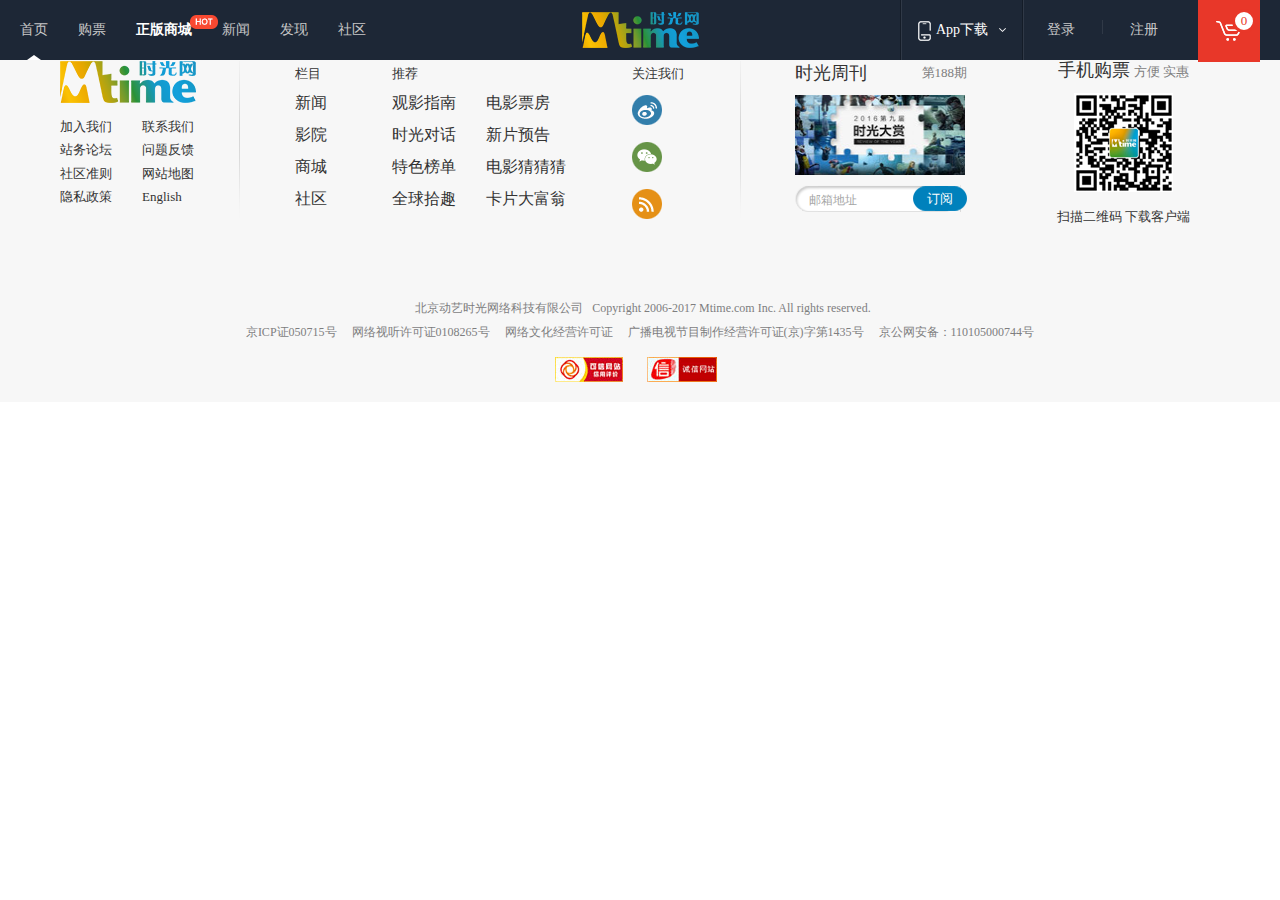
<file: shopingcar.html>
<!DOCTYPE html>
<html>
	<head>
		<meta charset="UTF-8">
		<title>Mtime时光网：让电影遇见生活</title>
		<link rel="shortcut icon" href="img/index/favicon.ico" />
		<link rel="stylesheet" type="text/css" href="css/common.css"/>
		<link rel="stylesheet" type="text/css" href="css/commonHeader.css"/>
		<link rel="stylesheet" type="text/css" href="css/commonFooter.css"/>
		<link rel="stylesheet" type="text/css" href="css/backToTop.css"/>
		<script src="js/jquery-3.1.1.js" type="text/javascript" charset="utf-8"></script>
		<script src="js/commonHeader.js" type="text/javascript" charset="utf-8"></script>
		<script src="js/backToTop.js" type="text/javascript" charset="utf-8"></script>
		<script src="js/commonFooter.js" type="text/javascript" charset="utf-8"></script>
	</head>
	<body>
		<div id="wwrap-header">
			<div id="wrap-header">
				<ul>
					<li><a class="hover" href="index.html">首页</a></li>
					<li><a class="hover" href="index.html">购票</a></li>
					<li class="market"><a href="index.html">正版商城</a><em></em></li>
					<li><a class="hover" href="index.html">新闻</a></li>
					<li><a class="hover" href="index.html">发现</a></li>
					<li><a class="hover" href="index.html">社区</a></li>
					<i class="supindex"></i>
				</ul>
				<h1 id="mtimelogo">
					<a href="index.html" title="时光网">
						时光网，让电影遇见生活。
					</a>
				</h1>
				<div id="denglu">
					<a href="signIn.html" target="_blank">登录</a>
					<em></em>
					<a href="signIn.html" target="_blank">注册</a>
				</div>
				<div id="app-link">
					<i class="line_l"></i>
					<a href="#">
						<em class="appicon"></em>
						<span>
							App下载
						</span>
						<b></b>
					</a>
					<i class="line_r"></i> 
					<div class="headtip1">
						<div class="erweima">
							
						</div>
						<p>扫描下载客户端</p>
						<span>手机购票  方便实惠</span>
					</div>
				</div>
				<div id="shopcar">
					<div class="shopcaricon"></div>
					<span class="thingcounts">
						0
					</span>
					<div class="headtip2">
						<p>您的购物车还是空的，赶快选购哦。</p>
					</div>
				</div>
			</div>
		</div>
		
		
		
		内容区域
		
		
		
		<div id="wrap_footer">
			<div class="footer_top">
				<div class="foot_logo">
					<ul>
						<li class="logo_li"><a href="#" title="时光网"></a></li>
						<li><a href="#">加入我们</a><a href="#" class="rightA">联系我们</a></li>
						<li><a href="#">站务论坛</a><a href="#" class="rightA">问题反馈</a></li>
						<li><a href="#">社区准则</a><a href="#" class="rightA">网站地图</a></li>
						<li><a href="#">隐私政策</a><a href="#" class="rightA">English</a></li>
						<i class="fo_line"></i>
					</ul>
				</div>
				<div class="fotmap">
					<ul style="width:42px;">
						<li>栏目</li>
						<li class="bigger"><a href="http://news.mtime.com/">新闻</a></li>
						<li class="bigger"><a href="http://theater.mtime.com/">影院</a></li>
						<li class="bigger"><a href="http://mall.mtime.com">商城</a></li>
						<li class="bigger"><a href="http://www.mtime.com/community/">社区</a></li>
					</ul>
					<ul style="width:185px;" class="ul_center">
						<li>推荐</li>
						<li class="bigger"><a href="#">观影指南</a><a href="#" class="ml30">电影票房</a></li>
						<li class="bigger"><a href="#">时光对话</a><a href="#" class="ml30">新片预告</a></li>
						<li class="bigger"><a href="#">特色榜单</a><a href="#" class="ml30">电影猜猜猜</a></li>
						<li class="bigger"><a href="#">全球拾趣</a><a href="#" class="ml30">卡片大富翁</a></li>
					</ul>
					<ul class="ul_right">
						<li>关注我们</li>
						<li><a href="#" class="sina" title="微博">微博</a></li>
						<li><a id="aWeiXinPicButton" class="weixin" title="微信">微信</a></li>
						<li><a href="#" class="rss" title="RSS">RSS</a></li>
					</ul>
					<div id="divWeiXinPicContainer" class="my_layer"> 
						<em class="l_arrow">&nbsp;</em>
						<div class="inner">
							<i></i>
							<p>扫描二维码，微信实时关注时光网</p>
						</div>
					</div>
					<i class="fo_line"></i>
				</div>
				<div class="fotweek" id="fotweek">
					<dl>  
						<dt class="fix">
							<span class="fr">第188期</span>
							<strong>时光周刊</strong>
						</dt>  
						<dd>    
							<a href="#" title="时光周刊">    
								<img src="img/index/footer_TimeMagzine.jpg" width="170" height="80" alt="时光周刊">
							</a>  
						</dd>  
						<dd class="input">    
							<input id="iptEMail" type="text" value="邮箱地址" class="c_a5">    
								<a id="btnSubscribe" href="#">订阅</a>  
						</dd>
					</dl>
				</div>
				<div class="fothr">
					<dl>
						<dt>
							<strong>手机购票</strong> 
							方便 实惠
						</dt>
						<dd>
							<a href="#">
								<i></i>
							</a>
						</dd>
						<dd>扫描二维码 下载客户端</dd>
					</dl>
				</div>
			</div>
			<div class="footer_bottom">
				<p><span>北京动艺时光网络科技有限公司</span>
					Copyright 2006-2017 Mtime.com Inc. All rights reserved.<br>
					<a href="#">京ICP证050715号</a>
					<a href="#" class="mr12">网络视听许可证0108265号</a>
					<a href="#" class="mr12">网络文化经营许可证</a>
					<a href="#" class="mr12">广播电视节目制作经营许可证(京)字第1435号</a>
					<span>京公网安备：110105000744号</span>
				</p>
				<div class="credible">
					<a href="#" title="可信网站" class="credibler"></a>
					<a href="#" title="诚信网站" class="goodfaith"></a>
				</div>
			</div>
		</div>
		<div id="backToTop">
			<div class="bSearch" title="搜索"></div>
			<div class="BTTop" title="回到顶部"></div>
		</div>
	</body>
</html>
</file>
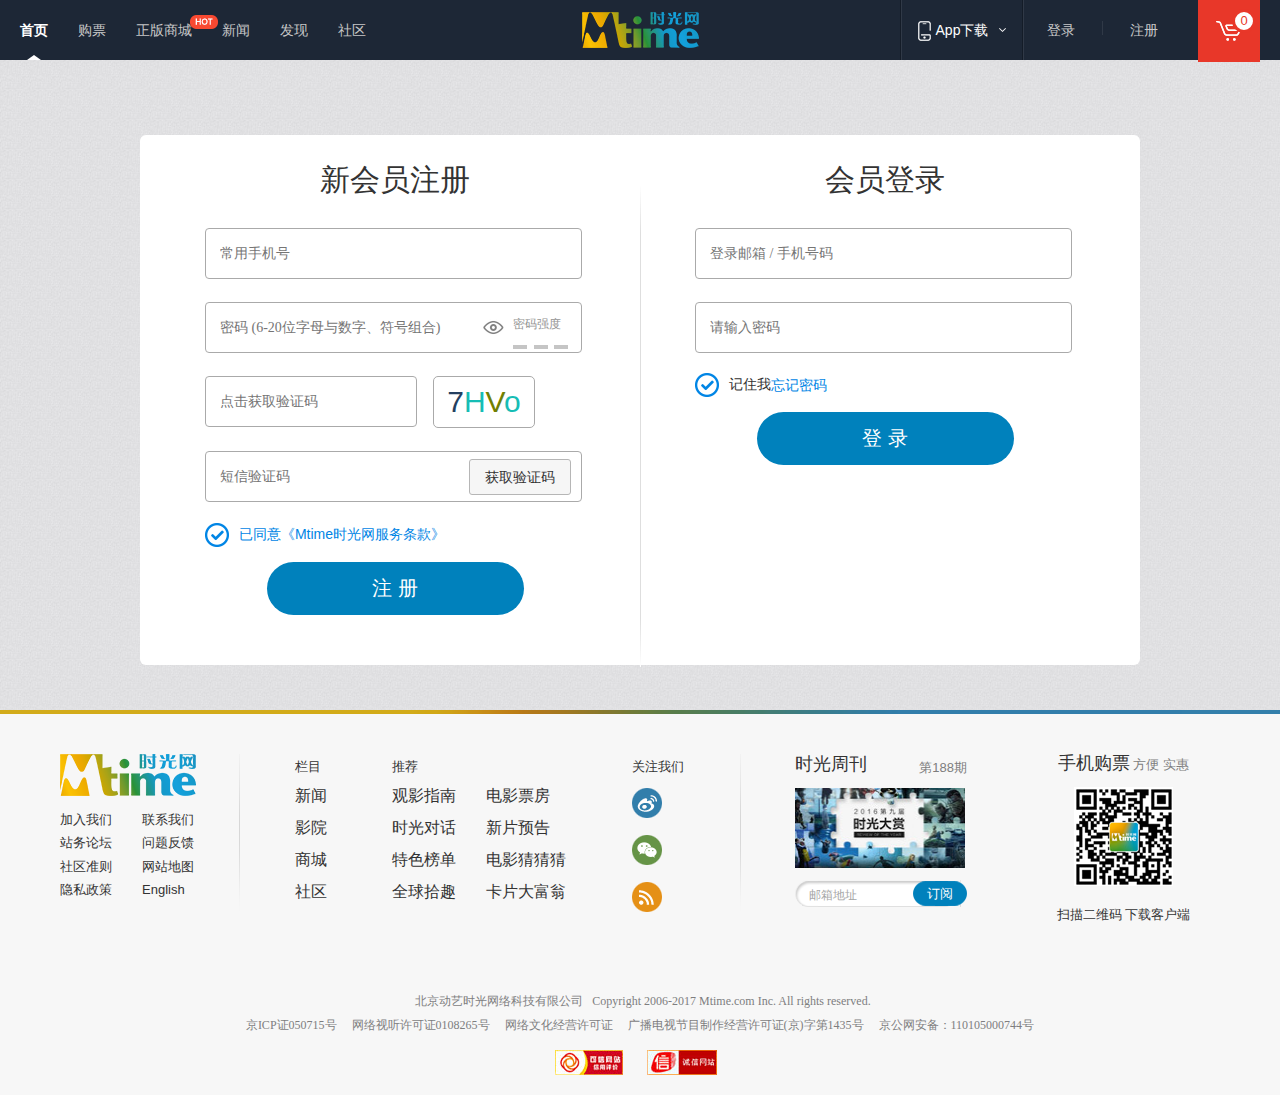
<file: signIn.html>
<!DOCTYPE html>
<html>
	<head>
		<meta charset="UTF-8">
		<title>注册登录-Mtime时光网</title>
		<link rel="shortcut icon" href="img/index/favicon.ico" />
		<link rel="stylesheet" type="text/css" href="css/common.css"/>
		<link rel="stylesheet" type="text/css" href="css/commonHeader.css"/>
		<link rel="stylesheet" type="text/css" href="css/commonFooter.css"/>
		<link rel="stylesheet" type="text/css" href="css/sianIn.css"/>
		<script src="js/jquery-3.1.1.js" type="text/javascript" charset="utf-8"></script>
		<script src="js/commonHeader.js" type="text/javascript" charset="utf-8"></script>
		<script src="js/commonFooter.js" type="text/javascript" charset="utf-8"></script>
		<script src="js/jquery.idcode.js" type="text/javascript" charset="utf-8"></script>
		<script src="js/jquery.cookie.js" type="text/javascript" charset="utf-8"></script>
		<script src="js/signIn.js" type="text/javascript" charset="utf-8"></script>
	</head>
	<body>
		<div id="wwrap-header">
			<div id="wrap-header">
				<ul>
					<li><a href="index.html">首页</a></li>
					<li><a class="hover" href="index.html">购票</a></li>
					<li class="market"><a class="hover" href="index.html">正版商城</a><em></em></li>
					<li><a class="hover" href="index.html">新闻</a></li>
					<li><a class="hover" href="index.html">发现</a></li>
					<li><a class="hover" href="index.html">社区</a></li>
					<i class="supindex"></i>
				</ul>
				<h1 id="mtimelogo">
					<a href="index.html" title="时光网">
						时光网，让电影遇见生活。
					</a>
				</h1>
				<div id="denglu">
					<a href="signIn.html">登录</a>
					<em></em>
					<a href="signIn.html">注册</a>
				</div>
				<div id="app-link">
					<i class="line_l"></i>
					<a href="#">
						<em class="appicon"></em>
						<span>
							App下载
						</span>
						<b></b>
					</a>
					<i class="line_r"></i> 
					<div class="headtip1">
						<div class="erweima">
							
						</div>
						<p>扫描下载客户端</p>
						<span>手机购票  方便实惠</span>
					</div>
				</div>
				<div id="shopcar">
					<div class="shopcaricon"></div>
					<span class="thingcounts">
						0
					</span>
					<div class="headtip2">
						<p>您的购物车还是空的，赶快选购哦。</p>
					</div>
				</div>
			</div>
		</div>
		<div id="wrap_content">
			<div class="regin_out">
				<div class="regin_line"></div>
				<div class="regin_inner fix">
					<div class="regin_left">
						<h5>新会员注册</h5>
						<dl>
							<dd>
								<div class="reg_txt ">
									<input type="text" id="reg_mobile" placeholder="常用手机号">
									<p class="reg_errtxt" id="reg_mobile_msg"></p>
								</div>
							</dd>
							<dd>
								<div class="reg_txt ">
									<input type="password" id="reg_password" maxlength="20" placeholder="密码 (6-20位字母与数字、符号组合)">
									<p class="reg_errtxt" id="reg_password_msg">密码强度太低，请使用6-20位字母与数字、符号的组合</p>
									<div id="levelDiv" class="password_box">
										<p id="levelTip">密码强度</p>
										<p>
											<i class="ps1">&nbsp;</i>
											<i class="ps2">&nbsp;</i>
											<i class="ps3">&nbsp;</i>
										</p>
									</div>
									<div class="password_tog " id="showPwdBtn"></div>
								</div>
							</dd>
							<dd>
								<div class="reg_txt reg_vcode">
									<input type="text"  id ="Txtidcode" class ="txtVerification" placeholder="点击获取验证码">
									<p class="reg_errtxt" id="reg_vcode_msg">请输入正确验证码</p>
								</div>
								<span id="vcodeRegion" class="reg_vcodeimg">
									<span id="idcode" title="点击切换"></span>
								</span>
							</dd>
							<dd>
								<div class="reg_txt">
									<input type="text" id="reg_smscode" placeholder="短信验证码">
									<p class="reg_errtxt" id="reg_smscode_msg">验证码错误</p>
									<a id="reg_smscodeBtn" class="get_telcode">
										获取验证码
									</a>
								</div>
							</dd>
							<dd>
								<div class="bind_pro">
									<span id="reg_policy" class="on"></span>
									<a href="http://feature.mtime.com/help/policy.htm" target="_blank">已同意《Mtime时光网服务条款》</a>
								</div>
							</dd>
							<dt class="reg_btn">
								<a id="mobileRegisterBtn" class="btn_blue">注 册</a>
							</dt>
						</dl>
					</div>
					<div class="regin_right">
						<h5>会员登录</h5>
						<form id="loginForm" method="post">
							<dl>
								<dd>
									<div class="reg_txt ">
										<input type="text" id="loginEmailText" name="email" placeholder="登录邮箱 / 手机号码">
										<p class="reg_errtxt" id="loginEmailText_msg">
											请使用邮箱 / 手机号或 万达电影 账号登录 
										</p>
									</div>
								</dd>
								<dd>
									<div class="reg_txt ">
										<input type="password" id="hidepassword" class="c_a5" style="display:none;">
										<input type="password" id="loginPasswordText" placeholder="请输入密码" autocomplete="off">
										<p class="reg_errtxt" id="hidepassword_msg">
											请输入正确密码！
										</p>
									</div>
								</dd>
								<dd>
									<div class="bind_pro">
										<a id="forget_password" href="#" class="fr">
											忘记密码
										</a>
										<span id="isAutoSign" class="on"></span>
										记住我
									</div>
								</dd>
								<dd>
									<p class="err_txt" id="login_errtxt"></p>
								</dd>
								<dt class="reg_btn">
									<a id="loginButton" class="btn_blue">
										登 录
									</a>
								</dt>
							</dl>
						</form>
					</div> 
				</div>
			</div>
		</div>
		<div id="footer_border"></div>
		<div id="wrap_footer">
			<div class="footer_top">
				<div class="foot_logo">
					<ul>
						<li class="logo_li"><a href="#" title="时光网"></a></li>
						<li><a href="#">加入我们</a><a href="#" class="rightA">联系我们</a></li>
						<li><a href="#">站务论坛</a><a href="#" class="rightA">问题反馈</a></li>
						<li><a href="#">社区准则</a><a href="#" class="rightA">网站地图</a></li>
						<li><a href="#">隐私政策</a><a href="#" class="rightA">English</a></li>
						<i class="fo_line"></i>
					</ul>
				</div>
				<div class="fotmap">
					<ul style="width:42px;">
						<li>栏目</li>
						<li class="bigger"><a href="http://news.mtime.com/">新闻</a></li>
						<li class="bigger"><a href="http://theater.mtime.com/">影院</a></li>
						<li class="bigger"><a href="http://mall.mtime.com">商城</a></li>
						<li class="bigger"><a href="http://www.mtime.com/community/">社区</a></li>
					</ul>
					<ul style="width:185px;" class="ul_center">
						<li>推荐</li>
						<li class="bigger"><a href="#">观影指南</a><a href="#" class="ml30">电影票房</a></li>
						<li class="bigger"><a href="#">时光对话</a><a href="#" class="ml30">新片预告</a></li>
						<li class="bigger"><a href="#">特色榜单</a><a href="#" class="ml30">电影猜猜猜</a></li>
						<li class="bigger"><a href="#">全球拾趣</a><a href="#" class="ml30">卡片大富翁</a></li>
					</ul>
					<ul class="ul_right">
						<li>关注我们</li>
						<li><a href="#" class="sina" title="微博">微博</a></li>
						<li><a id="aWeiXinPicButton" class="weixin" title="微信">微信</a></li>
						<li><a href="#" class="rss" title="RSS">RSS</a></li>
					</ul>
					<div id="divWeiXinPicContainer" class="my_layer"> 
						<em class="l_arrow">&nbsp;</em>
						<div class="inner">
							<i></i>
							<p>扫描二维码，微信实时关注时光网</p>
						</div>
					</div>
					<i class="fo_line"></i>
				</div>
				<div class="fotweek" id="fotweek">
					<dl>  
						<dt class="fix">
							<span class="fr">第188期</span>
							<strong>时光周刊</strong>
						</dt>  
						<dd>    
							<a href="#" title="时光周刊">    
								<img src="img/index/footer_TimeMagzine.jpg" width="170" height="80" alt="时光周刊">
							</a>  
						</dd>  
						<dd class="input">    
							<input id="iptEMail" type="text" value="邮箱地址" class="c_a5">    
								<a id="btnSubscribe" href="#">订阅</a>  
						</dd>
					</dl>
				</div>
				<div class="fothr">
					<dl>
						<dt>
							<strong>手机购票</strong> 
							方便 实惠
						</dt>
						<dd>
							<a href="#">
								<i></i>
							</a>
						</dd>
						<dd>扫描二维码 下载客户端</dd>
					</dl>
				</div>
			</div>
			<div class="footer_bottom">
				<p><span>北京动艺时光网络科技有限公司</span>
					Copyright 2006-2017 Mtime.com Inc. All rights reserved.<br>
					<a href="#">京ICP证050715号</a>
					<a href="#" class="mr12">网络视听许可证0108265号</a>
					<a href="#" class="mr12">网络文化经营许可证</a>
					<a href="#" class="mr12">广播电视节目制作经营许可证(京)字第1435号</a>
					<span>京公网安备：110105000744号</span>
				</p>
				<div class="credible">
					<a href="#" title="可信网站" class="credibler"></a>
					<a href="#" title="诚信网站" class="goodfaith"></a>
				</div>
			</div>
		</div>
	</body>
</html>
</file>
<file: css/common.css>
body, dd, div, dl, dt, em, fieldset, form, h1, h2, h3, h4, h5, h6, input, legend, li, ol, p, td, textarea, th, tr, ul {
    margin: 0;
    padding: 0;
}

.fl{
	float: left;
}

.fr{
	float: right;
}

body{
	font-family: "微软雅黑";
	color: #333;
	min-width: 1200px;
	overflow-x: hidden;
}

ul,li{
	list-style: none;
	display: inline-block;
}

b,strong{
	font-weight: normal;
}

a{
	text-decoration: none;
	display: inline-block;
	color: #333;
	cursor: pointer;
}

i,em{
	display: inline-block;
	font-style: normal;
}

span,i,em{
	display: inline-block;
}

img{
	display: block;
	margin-bottom: -4px;
}
</file>
<file: css/index.css>
#wrap-search{
	margin-top: 60px;
	height: 90px;
	width: 100%;
}

#wrap-search .top-search{
	height: 65px;
    padding-top: 25px;
    position: relative;
    background: url(../img/index/topsearch_bg.jpg) center center no-repeat;
    opacity: 1;
    width: 1200px;
    margin: 0 auto;
}

#wrap-search .top-search .search_box{
	position: relative;
    top: 0%;
    width: 500px;
    left: 0%;
    display: block;
    padding: 0%;
    height: 38px;
    margin: auto;
    background: #fff;
    border-radius: 20px;
    border: 1px solid #e0e0e0;
}

#wrap-search .top-search .selctsearch{
	height: 45px;
	line-height: 38px;
    width: 100px;
    text-align: center;
    position: absolute;
    left: 0;
    top: 0;
    color: #999;
}

#wrap-search .top-search .selctsearch strong{
	display: inline-block;
    position: relative;
    zoom: 1;
    vertical-align: middle;
    font-weight: normal;
    font-size: 14px;
    cursor: pointer;
}

#wrap-search .top-search .selctsearch i{
	display: inline-block;
	background: url(../img/index/head.png) -152px 0 no-repeat;
    width: 11px;
    height: 7px;
    cursor: pointer;
}

#wrap-search .top-search .selctsearch span{
	background: #dbdbdb;
    width: 1px;
    height: 14px;
    margin: 0 0 0 10px;
    line-height: 0;
    font-size: 0px;
    display: inline-block;
    vertical-align: middle;
    cursor: pointer;
}

#selectshow{
	position: absolute;
	box-shadow: 0 3px 3px rgba(0,0,0,.3);
	background: #fff;
    width: 95px;
    left: 0;
    top: 41px;
    overflow: hidden;
    height: 0;
    z-index: 4;
}

#selectshow li{
	text-align: center;
    line-height: 2.4;
    border-top: 1px solid #eee;
    cursor: pointer;
    font-size: 14px;
    color: #333;
    width: 95px;
}

#selectshow li:hover{
	color: rgb(38,125,215);
	background: rgb(229,242,252);
}

#wrap-search input.search_text{
	background: 0 0;
    width: 320px;
    line-height: 24px;
    padding: 7px 0;
    border: none;
    font-size: 13px;
    color: #a5a5a5;
    margin-left: 100px;
    outline: 0;
}

#wrap-search .search_btn{
	position: absolute;
	display: block;
	width: 54px;
    height: 32px;
    right: 3px;
    top: 3px;
    border-radius: 20px
}

#wrap-search .search_btn i{
	display: block;
	position: absolute;
	background: url(../img/index/head.png) -115px -45px no-repeat;
    width: 19px;
    height: 19px;
    left: 50%;
    top: 50%;
    margin: -10px 0 0 -10px;
}

#wrap_banner{
	height: 360px;
	width: 100%;
}

#wrap_banner .banner{
	height: 360px;
	width: 1200px;
	margin: 0 auto;
	position: relative;
}

#wrap_banner .banner a{
	position: absolute;
	left: 0;
	top: 0;
}

#wrap_banner .banner ul{
	position: absolute;
	bottom: 17px;
	right: 25px;
}

#wrap_banner .banner ul li{
	display: block;
	background: grey;
	width: 10px;
	height: 10px;
	border: solid 1px #26314c;
	border-radius: 50%;
	float: left;
	margin-right: 10px;
	cursor: pointer;
}

#wrap_banner .banner ul li.active{
	background: #fff;
}

#wrap_banner .banner em{
	background: url(../img/index/btn_bg.png);
    width: 48px;
    height: 102px;
    position: absolute;
    top: 50%;
    margin-top: -51px;
    z-index: 5;
    opacity: .8;
    cursor: pointer;
}

#wrap_banner .banner em.pre_btn{
	left: 0;
}

#wrap_banner .banner em.pre_btn i{
	background: url(../img/index/index24.png) no-repeat;
    width: 21px;
    height: 47px;
    position: absolute;
    left: 50%;
    top: 50%;
    margin: -24px 0 0 -11px;
    opacity: .6;
}

#wrap_banner .banner em.next_btn i{
	background: url(../img/index/index24.png) -21px 0 no-repeat;
    width: 21px;
    height: 47px;
    position: absolute;
    left: 50%;
    top: 50%;
    margin: -24px 0 0 -11px;
    opacity: .6;
}

#wrap_banner .banner em.next_btn{
	right: 0;
}

#wrap_hotspot{
	width: 100%;
}

#wrap_hotspot .hotspot{
	width: 1200px;
	margin: 0 auto;
	padding: 45px 0 25px;
}

#wrap_hotspot .hotspot h4{
	font-weight: 400;
    font-size: 28px;
    line-height: 1;
    text-align: center;
    padding-bottom: 15px;
}

#wrap_hotspot .hotspot .hotspotnav{
	width: 1200px;
    margin: 0 auto 19px;
    position: relative;
    text-align: center;
    height: 17px;
}


#wrap_hotspot .hotspot .hotspotnav li{
	float: left;
	padding: 0 25px;
    font-size: 16px;
    line-height: 1.1;
    border-left: 1px solid #e5e5e5;
    margin-left: -1px;
}

#wrap_hotspot .hotspot .hotspotnav li a:hover{
	color: rgb(31,125,215);
}

#wrap_hotspot .hotspot .hotspotnav li.first_li{
	border-left: none;
}

#wrap_hotspot .hotspot .hotspotnav .hotspotlist{
	position: absolute;
	z-index: 3;
	background: #FFFFFF;
	left: 50%;
	margin-left: -227px;
}

#wrap_hotspot .hotspot .hotspotnav i{
    background: #e5e5e5;
    width: 100%;
    height: 1px;
    overflow: hidden;
    position: absolute;
    left: 0;
    top: 10px;
    z-index: 2;
}

#wrap_hotspot .hotspot .newsbox{
	height: 436px;
}

#wrap_hotspot .hotspot .newsbox ul li{
	width: 285px;
    margin-right: 20px;
    float: left;
    padding-bottom: 23px;
}

#wrap_hotspot .hotspot .newsbox .newscontent .image{
	display: block;
	position: relative;
}

#wrap_hotspot .hotspot .newsbox .newscontent .image i.tag{
	background: #eb321e;
    color: #fff;
    font-size: 13px;
    line-height: 22px;
    padding: 0 11px;
    position: absolute;
    left: 4px;
    top: 4px;
    font-style: normal;
}

#wrap_hotspot .hotspot .newsbox .newscontent .image em{
	position: absolute;
    left: 8px;
    bottom: 8px;
}

#wrap_hotspot .hotspot .newsbox .newscontent .image em.video{
	background: url(../img/index/index24.png) 0 -47px no-repeat;
    width: 40px;
    height: 40px;
    position: absolute;
}

#wrap_hotspot .hotspot .newsbox .newscontent .image em.pic_bags{
	background: url(../img/index/newspic.png) 0 -160px no-repeat;
    width: 32px;
    height: 24px;
}

#wrap_hotspot .hotspot .newsbox .newscontent .title{
	font-size: 16px;
    padding-top: 10px;
}

#wrap_hotspot .hotspot .newsbox .newscontent .title a:hover{
	color: rgb(31,125,215);
}

#wrap_hotspot .hotspot .newsbox .newscontent .describe{
	padding-top: 3px;
	font: 14px/150% helvetica;
}

#wrap_hotspot .hotspot .newsbox .newscontent .describe a{
	color: #888;
}

#wrap_hotspot .hotspot .viewmore{
	text-align: center;
    padding-top: 8px;
    height: 37px;
}

#wrap_hotspot .hotspot .viewmore a{
    width: 158px;
    line-height: 35px;
    border: 1px solid #666;
    color: #666;
    display: inline-block;
    border-radius: 20px;
    text-align: center;
    font-size: 15px;
}

#wrap_hotspot .hotspot .viewmore a:hover{
	background: rgb(30,125,215);
	color: #fff;
}

#wrap_hotIP{
	width: 100%;
}

#wrap_hotIP .hotIP{
	width: 1200px;
	margin: 0 auto;
}

#wrap_ticket{
	width: 100%;
	background: linear-gradient(#fff,#f5f5f5);
	z-index: 3;
}

#wrap_ticket .ticket{
	width: 1200px;
	padding: 10px 0 50px;
	margin: 0 auto;
}

#wrap_ticket .ticket .ticketnav{
    border-bottom: 1px solid #e6e6e6;
    text-align: center;
    margin-bottom: 30px;
}

#wrap_ticket .ticket .ticketnav span{
    font-size: 20px;
    cursor: pointer;
    padding: 10px 0;
    margin: 0 40px;
    border-bottom: 3px solid #fff;
    display: inline-block;
}

#wrap_ticket .ticket .ticketnav span.cur{
	color: #fc6921;
    border-bottom: 3px solid #fc6921;
}

#wrap_ticket .ticket .ticketnav span i{
	font-size: 26px;
    font-weight: 400;
}

#wrap_ticket .ticket .onfilm{
	height: 276px;
}

#wrap_ticket .ticket .onfilm .cinema{
	width: 175px;
    border-right: 1px solid #e6e6e6;
    padding: 0 20px 0 0;
    position: relative;
    z-index: 2;
    float: left;
}

#wrap_ticket .ticket .onfilm .cinema .i_citybox{
    font-size: 18px;
    line-height: 46px;
    text-align: center;
    border: 1px solid #fff;
    position: relative;
    z-index: 2;
    border-bottom: none;
    cursor: pointer;
}

#wrap_ticket .ticket .onfilm .cinema .i_citybox .icon_position{
	display: inline-block;
    background: url(../img/index/index24.png) -42px 0 no-repeat;
    width: 16px;
    height: 20px;
    margin-right: 9px;
    position: absolute;
    top:16px;
    left: 50px;
}

#wrap_ticket .ticket .onfilm .cinema .i_citybox span{
	line-height: 20px;
	display: inline-block;
	position: absolute;
	left: 80px;
	top: 16px;
}

#wrap_ticket .ticket .onfilm .cinema .i_citybox .icon_jtup{
	display: inline-block;
	background: url(../img/index/index24.png) -58px 0 no-repeat;
    width: 14px;
    height: 8px;
    margin-left: 90px;
}

#wrap_ticket .ticket .onfilm .cinema .selectmovie,.selectcinema,.selecttime{
	background: #fff;
    width: 168px;
    border: 1px solid #b9b9b9;
    border-radius: 1px;
    z-index: 9;
    cursor: pointer;
    margin-bottom: 18px;
    position: relative;
}

#wrap_ticket .ticket .onfilm .cinema .selecttime{
	cursor: default;
	border-color: rgb(230,230,230);
	color: #9a9a9a;
}

#wrap_ticket .ticket .onfilm .cinema .selecttime i.sharp{
	opacity: .6;
}

#wrap_ticket .ticket .onfilm .cinema .name{
    width: 130px;
    height: 34px; 
    zoom: 1;
    line-height: 34px;
    padding: 0 25px 0 12px;
    font-size: 14px;
}

#wrap_ticket .ticket .onfilm .cinema i.sharp{
    background: url(../img/index/index24.png) -58px 0 no-repeat;
    width: 14px;
    height: 8px;
    position: absolute;
    top: 13px;
    right: 10px
}

#wrap_ticket .ticket .onfilm .cinema .name .right{
	float: right;
}

#wrap_ticket .ticket .viewmore{
	padding-top: 35px;
	text-align: center;
}

#wrap_ticket .ticket .viewmore a{
    width: 158px;
    line-height: 35px;
    border: 1px solid #666;
    color: #666;
    display: inline-block;
    border-radius: 20px;
    text-align: center;
    font-size: 15px;
}

#wrap_ticket .ticket .viewmore a:hover{
	background: rgb(30,125,215);
	color: #fff;
}

#wrap_ticket .ticket .onfilm .cinema .name .right em{
    color: #F90;
}

#wrap_ticket .ticket .onfilm .cinema .quickbuying{
    padding-top: 13px;
    text-align: center;
}

#wrap_ticket .ticket .onfilm .cinema .quickbuying span{
	background: #ccc;
    color: #666;
    cursor: default;
    border-radius: 50px;
    text-align: center;
    height: 32px;
    line-height: 32px;
    width: 148px;
    font-size: 15px;
}

#wrap_ticket .ticket .onfilm .filmbox{
    width: 980px;
    float: right;
    z-index: 1;
    position: relative;
    overflow: hidden;
    height: 256px;
}

#wrap_ticket .ticket .onfilm .filmbox .film_prebtn,.film_nextbtn{
	background: url(../img/index/btn_bg.png);
    width: 32px;
    height: 68px;
    position: absolute;
    top: 50%;
    margin-top: -34px;
    z-index: 5;
    opacity: .8;
    cursor: pointer;
}

#wrap_ticket .ticket .onfilm .filmbox .film_prebtn{
	left: 0;
}

#wrap_ticket .ticket .onfilm .filmbox .film_nextbtn{
	right: 0;
}

#wrap_ticket .ticket .onfilm .filmbox .film_nextbtn i{
	background-position: -138px 0;
}

#wrap_ticket .ticket .onfilm .filmbox .film_prebtn i,.film_nextbtn i{
    background: url(../img/index/index24.png) -155px 0 no-repeat;
    width: 17px;
    height: 36px;
    position: absolute;
    left: 50%;
    top: 50%;
    margin: -18px 0 0 -9px;
}

#wrap_ticket .ticket .onfilm .filmbox .shadow_right,.shadow_left{
    background: url(../img/index/index24.png) -186px -245px no-repeat;
    width: 7px;
    height: 317px;
    position: absolute;
    left: 0;
    top: -35px;
    z-index: 4;
}

#wrap_ticket .ticket .onfilm .filmbox .shadow_right{
	background-position: -193px -245px;
    right: 0;
    left: auto;
}

#wrap_ticket .ticket .onfilm .filmbox .filmlist{
	position: absolute;
	left: 0;
	top: 0;
}

#wrap_ticket .ticket .onfilm .filmbox .filmlist li{
	width: 125px;
    float: left;
    margin-left: 20px;
    position: relative;
}

#wrap_ticket .ticket .onfilm .filmbox .filmlist h3{
	cursor: pointer;
}

#wrap_ticket .ticket .onfilm .filmbox .filmlist ul li h3:hover{
	color: rgb(31,125,215);
}

#wrap_ticket .ticket .onfilm .filmbox .filmlist .mainfilm{
    width: 360px;
    margin-left: 0;
}

#wrap_ticket .ticket .onfilm .filmbox .filmlist .mainfilm a{
    width: 170px;
    float: left;
    position: relative;
}

#wrap_ticket .ticket .onfilm .filmbox .filmlist a em{
    background: url(../img/index/index24.png) -64px -103px no-repeat;
    width: 40px;
    height: 40px;
    position: absolute;
    left: 0;
    top: 0;
}

#wrap_ticket .ticket .onfilm .filmbox .filmlist a i{
    position: absolute;
    bottom: 0;
    right: 0;
    background: #74ab34;
    width: 32px;
    height: 20px;
    text-align: center;
    line-height: 20px;
    color: #fff;
    font-size: 13px;
}

#wrap_ticket .ticket .mainfilm .mainfilm_info{
    width: 178px;
    height: 256px;
    margin-left: 12px;
    float: left;
    position: relative;
}

#wrap_ticket .ticket .mainfilm .mainfilm_info h3{
	display: inline-block;
    font-size: 18px;
    font-weight: 400;
    padding-bottom: 20px;
}

#wrap_ticket .ticket .mainfilm .mainfilm_info p{
    color: #777;
    padding-bottom: 5px;
    font-size: 14px;
}

#wrap_ticket .ticket .mainfilm .mainfilm_info p span{
    color: rgb(51,51,51);
    padding-bottom: 5px;
    font-size: 14px;
    cursor: pointer;
}

#wrap_ticket .ticket .mainfilm .mainfilm_info p span:hover{
	color: rgb(31,125,215);
}

#wrap_ticket .mainfilm .mainfilm_info p.combox{
	height: 70px;
    color: #6ba22a;
    font-size: 15px;
    line-height: 1.7;
    padding-top: 5px;
}

#wrap_ticket .mainfilm .mainfilm_info p.combox i{
    background: url(../img/index/index24.png) -116px 0 no-repeat;
    width: 22px;
    height: 16px;
    margin-right: 10px;
    vertical-align: baseline;
}

#wrap_ticket .mainfilm .mainfilm_info .ticketbox{
    padding-top: 46px;
    position: absolute;
    left: 0;
    bottom: 0;
}

#wrap_ticket .mainfilm .mainfilm_info b{
    height: 47px;
    padding-left: 25px;
    color: #fc6921;
    position: absolute;
    left: 0;
    top: 0;
}

#wrap_ticket .mainfilm .mainfilm_info b strong{
    font-size: 32px;
    font-weight: 400;
    line-height: 1;
}

#wrap_ticket .ticket .onfilm .filmbox .filmlist .mainfilm .mainfilm_info .ticketbox a{
	background: #1e7dd7;
    width: 130px;
    line-height: 32px;
    color: #fff;
    border-radius: 50px;
    text-align: center;
    font-size: 15px;
}

#wrap_ticket .ticket .onfilm .filmbox .filmlist .filmimgbox{
	display: block;
	position: relative;
}

#wrap_ticket .ticket .onfilm .filmbox .filmlist .filmimgbox img{
    width: 125px;
    height: 190px;
}

#wrap_ticket .ticket .onfilm .filmbox .filmlist li h3.common_ti{
    padding-top: 11px;
    font-weight: 400;
    text-align: center;
    font-size: 14px;
    white-space: nowrap;
    text-overflow: ellipsis;
}

#wrap_ticket .ticket .onfilm .filmbox .filmlist li p.ticket_btn{
	padding-top: 5px;
	display: block;
}

#wrap_ticket .ticket .onfilm .filmbox .filmlist li p.ticket_btn a{
    width: 120px;
    height: 28px;
    line-height: 28px;
    font-size: 14px;
    background: #1e7dd7;
    color: #fff;
    border-radius: 50px;
    text-align: center;	
}

#wrap_ticket .ticket .onfilm .filmbox .filmlist li p.ticket_btn a:hover{
	background: #1870c9;
}

#wrap_ticket .ticket .onfilm .filmbox .filmlist li .infobox_over{
	position: absolute;
	left: 62.5px;
	top: 95px;
	background: url(../img/index/film_on/filminfo_bg.png);
    font-size: 13px;
    width: 0;
    height: 0;
    cursor: pointer;
    overflow: hidden;
}


#wrap_ticket .ticket .onfilm .filmbox .filmlist li .infobox_over .smalltypebox{
	padding: 12px;
    color: #979797;
}

#wrap_ticket .ticket .onfilm .filmbox .filmlist li .infobox_over .smallcom{
    position: relative;
    padding: 0 10px 0 25px;
    color: #fff;
    font-size: 12px;
}

#wrap_ticket .ticket .onfilm .filmbox .filmlist li .infobox_over .smallcom i{
    background: url(../img/index/index24.png) -114px -21px no-repeat;
    width: 12px;
    height: 9px;
    position: absolute;
    left: 6px;
    top: 2px;
}

#wrap_ticket .ticket .onfilm .filmbox .filmlist li .infobox_over .smallprice{
    color: #fc6921;
    text-align: center;
    padding-top: 16px;
}

#wrap_ticket .ticket .onfilm .filmbox .filmlist li .infobox_over .smallprice strong{
    font-weight: 400;
    font-size: 24px;
    font-style: normal;
}

#wrap_ticket .ticket .nextonfilm{
	width: 1200px;
	height: 276px;
	position: relative;
}

#wrap_ticket .ticket .nextonfilm .nfilmlistbox{
	width: 1200px;
	height: 276px;
	position: relative;
	overflow: hidden;
}

#wrap_ticket .ticket .nextonfilm .nshadow_right,.nshadow_left{
    background: url(../img/index/index24.png) -186px -245px no-repeat;
    width: 7px;
    height: 317px;
    position: absolute;
    left: 0;
    top: -35px;
    z-index: 4; 
}

#wrap_ticket .ticket .nextonfilm .nshadow_right{
	right: 0;
	background-position: -193px -245px;
	left: auto;
}

#wrap_ticket .ticket .nextonfilm .nextfilm_prebtn,.nextfilm_nextbtn{
	background: url(../img/index/btn_bg.png);
    width: 32px;
    height: 68px;
    position: absolute;
    top: 50%;
    margin-top: -34px;
    z-index: 5;
    opacity: .8;
    cursor: pointer;
}

#wrap_ticket .ticket .nextonfilm .nextfilm_prebtn{
	left: -34px;
}

#wrap_ticket .ticket .nextonfilm .nextfilm_nextbtn{
	right: -34px;
}

#wrap_ticket .ticket .nextonfilm .nextfilm_nextbtn i{
	background-position: -138px 0;
}

#wrap_ticket .ticket .nextonfilm .nextfilm_prebtn i,.nextfilm_nextbtn i{
    background: url(../img/index/index24.png) -155px 0 no-repeat;
    width: 17px;
    height: 36px;
    position: absolute;
    left: 50%;
    top: 50%;
    margin: -18px 0 0 -9px;
}

#wrap_ticket .nextonfilm .nfilmlist{
	position: absolute;
}

#wrap_ticket .nextonfilm .nfilmlist ul li{
	float: left;
    width: 305px;
    margin-right: 15px;
}

#wrap_ticket .nextonfilm .nfilmlist li .filmdate{
    font-size: 27px;
    color: #afafaf;
    line-height: 1;
    font-weight: 100;
    padding-bottom: 15px;
}

#wrap_ticket .nextonfilm .nfilmlist li .nfilmshow{
	min-height: 190px;
    position: relative;
    padding-left: 139px;
}

#wrap_ticket .nextonfilm .nfilmlist .nfilmshow a.imagebox{
	position: absolute;
	left: 0;
	top: 0;
}

#wrap_ticket .nextonfilm .nfilmlist .nfilmshow a img{
    width: 125px;
    height: 190px;
}

#wrap_ticket .nextonfilm .nfilmlist .nfilmshow a i{
    position: absolute;
    right: 0;
    bottom: 0;
    background: #74ab34;
    width: 32px;
    height: 20px;
    text-align: center;
    line-height: 20px;
    color: #fff;
    font-size: 13px;
}

#wrap_ticket .nextonfilm .nfilmlist .nfilmshow h3.nfilmtitle{
    font-size: 16px;
    font-weight: 400;
    padding-top: 5px;
    line-height: 1.2;
    cursor: pointer;
}

#wrap_ticket .nextonfilm .nfilmlist .nfilmshow .showtype{
	color: #777;
    margin-top: 9px;
}

#wrap_ticket .nextonfilm .nfilmlist .nfilmshow .showtype p{
	padding-bottom: 2px;
	font-size: 14px;
}

#wrap_ticket .nextonfilm .nfilmlist .nfilmshow .showtype p b{
	color: #fc6921;
}

#wrap_ticket .nextonfilm .nfilmlist .nfilmshow .showtype p a{
	color: #777;
}

#wrap_ticket .nextonfilm .nfilmlist .nfilmshow .showtype p span{
	cursor: pointer;
}

#wrap_ticket .nextonfilm .nfilmlist .nfilmshow .showtype p span:hover{
	color: rgb(31,125,215);
}

#wrap_ticket .nextonfilm .nfilmlist .nfilmshow .showtype .prevideo{
	position: relative;
}

#wrap_ticket .nextonfilm .nfilmlist .nfilmshow .showtype .prevideo i{
    background: url(../img/index/index24.png) -17px -245px no-repeat;
    width: 16px;
    height: 16px;
    position: absolute;
    top: 2px;
    left: 60px;
    cursor: pointer;
}

#wrap_ticket .nextonfilm .nfilmlist .nfilmshow .showticket{
    height: 28px;
    padding-top: 57px;
    position: relative;
}

#wrap_ticket .nextonfilm .nfilmlist .nfilmshow .showticket b{
	color: #fc6921;
    position: absolute;
    top: 25px;
    left: 30px;
}

#wrap_ticket .nextonfilm .nfilmlist .nfilmshow .showticket b strong{
    font-size: 28px;
    font-weight: 400;
}

#wrap_ticket .nextonfilm .nfilmlist .nfilmshow .showticket a{
	display: inline-block;
    width: 120px;
    height: 28px;
    line-height: 28px;
    font-size: 14px;
    color: #fff;
    border-radius: 50px;
    text-align: center;
    background: #74ab34;
    margin-top: 8px;
}

#wrap_ticket .nextonfilm .nfilmlist .nfilmshow .showticket a:hover{
	background: rgb(91,145,34);
}

#wrap_zMarket{
	width: 100%;
	padding: 0 0 39px;
}

#wrap_zMarket .zMarket{
	width: 1200px;
	margin: 0 auto;
}

#wrap_zMarket .zMarket h4{
	font-weight: 400;
    font-size: 28px;
    line-height: 1;
    text-align: center;
    padding-bottom: 15px;
    padding-top: 40px;
}

#wrap_zMarket .zMarket .zMarket_topnav{
	width: 1200px;
    margin: 0 auto 19px;
    position: relative;
    text-align: center;
    height: 17px;
    padding-top: 5px;
}


#wrap_zMarket .zMarket .zMarket_topnav li{
	float: left;
	padding: 0 25px;
    font-size: 16px;
    line-height: 1.1;
    border-left: 1px solid #e5e5e5;
    margin-left: -1px;
}

#wrap_zMarket .zMarket .zMarket_topnav li a:hover{
	color: rgb(31,125,215);
}

#wrap_zMarket .zMarket .zMarket_topnav li.first_li{
	border-left: none;
}

#wrap_zMarket .zMarket .zMarket_topnav .market_list{
	position: absolute;
	z-index: 3;
	background: #FFFFFF;
	left: 50%;
	margin-left: -227px;
}

#wrap_zMarket .zMarket .zMarket_topnav i{
    background: #e5e5e5;
    width: 100%;
    height: 1px;
    overflow: hidden;
    position: absolute;
    left: 0;
    top: 15px;
    z-index: 2;
}

#wrap_zMarket .zMarket .zMarket_cTop{
	padding-bottom: 10px;
	height: 430px;
}

#wrap_zMarket .zMarket .zMarket_cTop .cTop_left{
	width: 180px;
	float: left;
	position: relative;
}

#wrap_zMarket .zMarket .zMarket_cTop .cTop_left ul{
	padding: 20px 25px 0;
    height: 378px;
    border: 1px solid #e6e6e6;
}

#wrap_zMarket .zMarket .zMarket_cTop .cTop_left h3{
	font-size: 15px;
    line-height: 26px;
}
	
#wrap_zMarket .zMarket .zMarket_cTop .cTop_left h3 i{
	width: 26px;
    height: 26px;
    margin-right: 6px;
    vertical-align: middle;
}

#wrap_zMarket .zMarket .zMarket_cTop .cTop_left p{
	padding: 5px 0 20px;
}

#wrap_zMarket .zMarket .zMarket_cTop .cTop_left p a{
 	width: 60px;
    color: #888;
    line-height: 1.3rem;
    font-size: 13px;
}   
    
#wrap_zMarket .zMarket .zMarket_cTop .cTop_left a:hover{
	color: rgb(31,125,215);
}

#wrap_zMarket .zMarket .zMarket_cTop .cTop_box{
    margin: 0 0 20px 20px;
    float: left;
    position: relative;
}

#wrap_zMarket .zMarket .zMarket_cTop .cTop_box i{
	background: #eb321e;
    color: #fff;
    font-size: 13px;
    padding: 0 8px;
    position: absolute;
    line-height: 22px;
    left: 4px;
    top: 4px;
    cursor: pointer;
}

#wrap_zMarket .zMarket_cCenter{
	padding-bottom:30px ;
	height: 331px;
}

#wrap_zMarket .zMarket_cCenter a.bossimg{
	float: left;
    width: 477px;
}
	

#wrap_zMarket .zMarket_cCenter ul{
	width: 723px;
	float: left;
	position: relative;
}

#wrap_zMarket .zMarket_cCenter ul i.border-r{
	position: absolute;
	height: 332px;
	border-right: 1px solid #e6e6e6;
	right: 1px;
	z-index: 4;
}

#wrap_zMarket .zMarket_cCenter ul li{
    border-left: 1px solid #e6e6e6;
	border-bottom: 1px solid #e6e6e6;
	border-top: 1px solid #e6e6e6;
	float: left;
}

#wrap_zMarket .zMarket_cCenter ul li a{
	position: relative;
}

#wrap_zMarket .zMarket_cCenter ul li a div.goods_info{
	position: absolute;
	left: 22px;
    top: 22px;
    right: 22px;
}

#wrap_zMarket .zMarket_cCenter ul .goods_info h3{
    font-weight: 400;
    font-size: 16px;
    line-height: 1.3;
    color: #333;
    padding: 0 0 3px;
}

#wrap_zMarket .zMarket_cCenter ul .goods_info p{
	color: #888;
	font-size: 14px;
}

#wrap_zMarket .zMarket_cCenter ul .goods_info p.price{
    margin-top: 8px;
    color: #333;
}

#wrap_zMarket .zMarket_cCenter ul .goods_info p.price strong{
    font-size: 18px;
	font-weight: bold;	
}

#wrap_zMarket .zMarket .partnerarea{
	height: 270px;
	margin-bottom: 22px;
	border-bottom: 1px solid #e6e6e6;
}

#wrap_zMarket .zMarket .partnerarea ul{
	width: 1200px;
	height: 270px;
}

#wrap_zMarket .zMarket .partnerarea ul li{
	position: relative;
	float: left;
	z-index: 1;
}

#wrap_zMarket .zMarket .partnerarea ul li:hover{
    box-shadow: 0 0 5px #666;
    z-index: 3;
}

#wrap_zMarket .zMarket .viewmore{
	text-align: center;
    padding-top: 8px;
    height: 37px;
}

#wrap_zMarket .zMarket .viewmore a{
    width: 158px;
    line-height: 35px;
    border: 1px solid #666;
    color: #666;
    display: inline-block;
    border-radius: 20px;
    text-align: center;
    font-size: 15px;
}

#wrap_zMarket .zMarket .viewmore a:hover{
	background: rgb(30,125,215);
	color: #fff;
}

#timeselect h4{
    font-weight: 400;
    font-size: 28px;
    line-height: 1;
    text-align: center;
    padding-bottom: 15px;
}

#timeselect .timeselec_nav{
	width: 1200px;
	margin: 0 auto 19px;
	position: relative;
	text-align: center;
	height: 20px;
}

#timeselect .timeselec_nav ul{
	z-index: 3;
    background: #fff;
    position: absolute;
    left: 50%;
    margin-left: -400px;
}

#timeselect .timeselec_nav li{
    padding: 0 25px;
    font-size: 16px;
    line-height: 1.1;
    border-left: 1px solid #e5e5e5;
    margin-left: -1px;
    cursor: pointer;
}

#timeselect .timeselec_nav li:hover{
	color: rgb(31,125,215);
}

#timeselect .timeselec_nav li.first_li{
	border-left: none;
}

#timeselect .timeselec_nav i{
	background: #e5e5e5;
    width: 100%;
    height: 1px;
    overflow: hidden;
    position: absolute;
    left: 0;
    top: 50%;
    margin-top: 2px;
    z-index: 2;
}

.wrap-timeselec_cont{
	width: 100%;
    background: #282828;
}

.wrap-timeselec_cont .timeselec_cont{
	width: 1200px;
	margin: 0 auto;
	padding: 35px 0 20px;
	height: 500px;
}

.wrap-timeselec_cont .timeselec_l{
	width: 860px;
    float: left;
    color: #fff;
}

.wrap-timeselec_cont .timeselec_l .l-top{
	height: 25px;
}

.wrap-timeselec_cont .timeselec_l .l-top a{
    float: right;
    position: relative;
    padding-top: 4px;
    color: #fff;
    font-size: 14px;
}

#timeselect .wrap-timeselec_cont .timeselec_l .l-top h4{
    font-size: 22px;
    font-weight: 400;
    line-height: 1;
    float: left;
}

.wrap-timeselec_cont .timeselec_l .l-content{
	width: 860px;
	height: 450px;
	margin-top: 25px;
}

.wrap-timeselec_cont .l-content li a{
	position: relative;
	color: #fff;
}

.wrap-timeselec_cont .l-content li a img{
	margin-bottom: 0;
}

.wrap-timeselec_cont .l-content li.b_img{
    width: 618px;
    float: left;   
}

.wrap-timeselec_cont .l-content li.b_img i{
	background: url(../img/index/index24.png) -80px -47px no-repeat;
    width: 56px;
    height: 56px;
    position: absolute;
    left: 20px;
    bottom: 15px;
}

.wrap-timeselec_cont .l-content li.b_img h3{
    font-weight: 400;
    font-size: 24px;
    line-height: 1.2;
}

.wrap-timeselec_cont .l-content li.b_img h3,li.b_img p{
    padding-left: 20px;
    margin-top: 12px;
}

.wrap-timeselec_cont .l-content li.s_img{
    width: 230px;
    float: right;
    margin-bottom: 10px;
}

.wrap-timeselec_cont .l-content li.s_img span{
	background: url(../img/index/index24.png) 0 -153px repeat-x;
    width: 180px;
    height: 43px;
    position: absolute;
    left: 0;
    bottom: 0;
    padding-top: 45px;
    padding-left: 50px;
}

.wrap-timeselec_cont .l-content li.s_img span strong{
	max-width: 170px;
    font-weight: 400;
    line-height: 1.2;
    font-size: 14px;
    white-space: nowrap;
    text-overflow: ellipsis;
}

.wrap-timeselec_cont .l-content li.s_img span b{
    font-size: 12px;
    color: #c8c8c8;
}

.wrap-timeselec_cont .l-content li.s_img span i{
    background: url(../img/index/index24.png) 0 -103px repeat-x;
    width: 32px;
    height: 32px;
    position: absolute;
    left: 7px;
    bottom: 11px;
}

.wrap-timeselec_cont .timeselec_r{
	width: 320px;
	height: 486px;
	float: right;
}

.wrap-timeselec_cont .timeselec_r .guideimg{
	margin-top: 13px;
}

#timeselect .wrap-timeselec_cont .timeselec_r h4{
	color: #fff;
	font-size: 22px;
}

.wrap-timeselec_cont .timeselec_r li{
	height: 45px;
	width: 284px;
	padding: 0 18px;
	background: #fff;
	line-height: 45px;
	font-size: 14px;
}

.wrap-timeselec_cont .timeselec_r li.odd{
	background: #f5f5f5;
}

.wrap-timeselec_cont .timeselec_r li.first_li span{
	width: 122px;
	height: 45px;
	font-weight: 700;
	font-size: 14px;
}

.wrap-timeselec_cont .timeselec_r li .filmname{
	width: 110px;
	cursor: pointer;
}

.wrap-timeselec_cont .timeselec_r li .filmname:hover{
	color: rgb(31,125,215);
}

.wrap-timeselec_cont .timeselec_r li .filmrank{
	width: 92px;
    color: #61ac36;
	text-align: center;
}

.wrap-timeselec_cont .timeselec_r li .filmrank i{
    background: url(../img/index/index24.png) no-repeat;
    width: 7px;
    height: 13px;
    margin-left: 10px;
    background-position: -72px -13px;
}


.wrap-timeselec_cont .timeselec_r li .filmctrl a{
	width: 70px;
    line-height: 22px;
    font-size: 12px;
    text-align: center;
    border: 1px solid #888;
    color: #888;
    border-radius: 15px;
}

.wrap-timeselec_cont .timeselec_r li .filmctrl a:hover{
	background: rgb(31,125,215);
	color: #fff;
}

.wrap-timeselec_cont .timeselec_r li.last_li a{
	float: right;
}

.wrap-timeselec_cont .timeselec_r li.last_li a:hover{
	color: rgb(31,125,215);
}

#timeselect .global_fun{
	width: 1200px;
	margin: 0 auto;
	padding: 30px 0;
}

#timeselect .global_fun h4{
	font-size: 22px;
    font-weight: 400;
    line-height: 1;
    padding-bottom: 22px;
    text-align: left;
}

#timeselect .global_fun .loadmore{
	text-align: center;
    padding-top: 8px;
    height: 37px;
    cursor: pointer;
}

#timeselect .global_fun .loadmore a{
    width: 158px;
    line-height: 35px;
    border: 1px solid #666;
    color: #666;
    display: inline-block;
    border-radius: 20px;
    text-align: center;
    font-size: 15px;
}

#timeselect .global_fun .loadmore a.hover{
	background: rgb(31,125,215);
	color: #fff;
}

#timeselect .global_fun .loadmore a i{
    background: url(../img/index/index24.png) -42px -21px no-repeat;
    width: 16px;
    height: 16px;
    top: -1px;
    margin-right: 6px;
    line-height: 35px;
    vertical-align: middle;
}

#timeselect .global_fun .loadmore a i.hover{
    background-position:-58px -26px;
}

#timeselect .global_fun .funbox ul li{
	width: 285px;
    margin-right: 20px;
    float: left;
    padding-bottom: 23px;
}

#timeselect .global_fun .funbox .newscontent .image{
	display: block;
	position: relative;
}

#timeselect .global_fun .funbox .newscontent .image i.tag{
	background: #eb321e;
    color: #fff;
    font-size: 13px;
    line-height: 22px;
    padding: 0 11px;
    position: absolute;
    left: 4px;
    top: 4px;
    font-style: normal;
}

#timeselect .global_fun .funbox .newscontent .image em{
	position: absolute;
    left: 8px;
    bottom: 8px;
}

#timeselect .global_fun .funbox .newscontent .image em.video{
	background: url(../img/index/index24.png) 0 -47px no-repeat;
    width: 40px;
    height: 40px;
    position: absolute;
}

#timeselect .global_fun .funbox .newscontent .image em.pic_bags{
	background: url(../img/index/newspic.png) 0 -160px no-repeat;
    width: 32px;
    height: 24px;
}

#timeselect .global_fun .funbox .newscontent .title{
	font-size: 16px;
    padding-top: 10px;
}

#timeselect .global_fun .funbox .newscontent .title a:hover{
	color: rgb(31,125,215);
}

#timeselect .global_fun .funbox .newscontent .describe{
	padding-top: 3px;
	font: 14px/150% helvetica;
}

#timeselect .global_fun .funbox .newscontent .describe a{
	color: #888;
}

#wrap_frame{
	width: 100%;
}

.frame{
	width: 1200px;
	margin: 0 auto;
}
</file>
<file: css/commonHeader.css>
#wrap-header i.supindex{
	width: 0;
    height: 0;
    overflow: hidden;
    border-bottom: 5px solid #fff;
    border-left: 7px solid transparent;
    border-right: 7px solid transparent;
    position: absolute;
    bottom: 0;
}

#wwrap-header{
	width: 100%;
    height: 60px;
	position: fixed;
	top: 0;
	z-index: 6;
}

#wrap-header{
	width: 100%;
    height: 60px;
    padding: 0 88px 0 20px;
    z-index: 5;
	background: #1d2736;
}

#wrap-header ul{
	position: absolute;
}

#wrap-header ul li{
	float: left;
}

#wrap-header ul li a{
	line-height: 60px;
	font-size: 14px;
	color: #fff;
	font-weight: bold;
	margin-right: 30px;
}

#wrap-header ul li.market{
	position: relative;
}

#wrap-header ul li.market em{
	position: absolute;
	width: 28px;
	height: 14px;
	background: url(../img/index/head.png) -165px 0 no-repeat;
	top: 15px;
	right: 4px;
}

#wrap-header ul i.supindex{
    left: 7px;
}

#wrap-header ul li a.hover{
	color: #c8c8c8;
	font-weight: normal;
}

#wrap-header ul li a.hover:hover{
	color: #fff;
}

#wrap-header h1{
	width: 117px;
    height: 36px;
    position: absolute;
    left: 50%;
    top: 50%;
    margin: -18px 0 0 -58px;
}

#wrap-header h1 a{
	display: block;
	width: 117px;
    height: 36px;
	text-indent: -9000px;
	background: url(../img/index/head.png) 0 -315px no-repeat;
}

#denglu{
	float: right;
	position: relative;
	height: 60px;
	width: 168px;
}

#denglu a{
	font-size: 14px;
	color: #c8c8c8;
	margin: 0 23px;
	line-height: 60px;
}

#denglu a:hover{
	color: #fff;
}

#denglu em{
	height: 14px;
	width: 0;
	border-right: 1px solid #303947;
}

#app-link{
	width: 124px;
	height: 60px;
	float: right;
	position: relative;
	text-align: center;
}

#app-link .appicon{
	display: block;
	width: 13px;
	height: 20px;
	background: url(../img/index/head.png) -54px -45px no-repeat;
	position: absolute;
	top:21px;
	left: 18px;
}

#app-link b{
	display: block;
	position: absolute;
	top: 28px;
	right: 18px;
	background: url(../img/index/head.png) -140px 0 no-repeat;
	width: 7px;
	height: 4px;
}

#app-link i.line_l{
	display: block;
	height: 60px;
	position: absolute;
	left: 0;
	border-right: solid 1px #303947;
	border-left: solid 1px #141c28;
}

#app-link i.line_r{
	display: block;
	height: 60px;
	position: absolute;
	right: 0;
	border-right: solid 1px #303947;
	border-left: solid 1px #141c28;
	top: 0;
}

#app-link span{
	color: #fff;
	font-size: 14px;
	line-height: 60px;
}

#app-link .headtip1{
	width: 170px;
	height: 210px;
	position: absolute;
	top: 63px;
	right: -20px;
	-webkit-box-shadow: #666 0px 0px 5px;
	-moz-box-shadow: #666 0px 0px 5px;
	box-shadow: #666 0px 0px 5px;
	display: none;
	border-top: none;
	background: #fff;
	opacity: 1;
}

#app-link .headtip1 .erweima{
	width: 115px;
	height: 115px;
	margin: 23px 30px 0;
	background: url(../img/index/head.png) 0 -196px no-repeat;
}

#app-link .headtip1 p{
	font-family: "黑体";
	margin-top: 14px;
	font-size: 16px;
	font-weight: bold;
}

#app-link .headtip1 span{
	margin-top: 8px;
	font-size: 14px;
	color: #666;
	line-height: 0;
}

#shopcar {
	width: 62px;
	height: 62px;
	position: absolute;
	right: 20px;
	background: #e83729;
	cursor: pointer;
}

#shopcar .shopcaricon{
	background: url(../img/index/head.png) 0 -45px no-repeat;
    width: 26px;
    height: 20px;
    position: absolute;
    left: 18px;
    top: 21px;
}

#shopcar span.thingcounts{
	display: block;
	background: #fff;
    width: 18px;
    height: 18px;
    line-height: 18px;
    font-size: 13px;
    color: #e83729;
    text-align: center;
    border-radius: 50%;
    position: absolute;
    left: 34px;
    top: 9px;
    border: 3px solid #e83729
}

#shopcar .headtip2{
	width: 350px;
    border-top: 3px solid #e83729;
    right: 0;
    background: #fff;
    box-shadow: 0 3px 5px rgba(0,0,0,.25);
    position: absolute;
    top: 60px;
    display: none;
}

#shopcar .headtip2 p{
	text-align: center;
    color: #999;
    padding: 100px 0;
}
</file>
<file: css/commonFooter.css>
#footer_border{
	height: 4px;
	width: 100%;
	background: url(../img/index/foot.png) center top no-repeat;
}

#wrap_footer{
	width: 100%;
	background: #f7f7f7;
}

i.fo_line{
    background: url(../img/index/foot.png) -495px -9px no-repeat;
    width: 1px;
    height: 157px;
    overflow: hidden;
    display: block;
    position: absolute;
    right: 0;
    top: 0;
}

.footer_top{
    width: 1200px;
    margin: 0 auto;
    padding-top: 40px;
    font-size: 13px;
    height: 205px;
}

.foot_logo,.fotmap{
    position: relative;
    display: inline;
    min-height: 157px;
    float: left;
}

.foot_logo{
	width: 200px;
}

.foot_logo ul{
	padding: 0 20px;
}

.foot_logo ul li.logo_li{
    padding-bottom: 10px;
}

.foot_logo .logo_li a{
    background: url(../img/index/head.png) no-repeat;
    width: 136px;
    height: 44px;
    display: block;
    line-height: 0;
    font-size: 0;
    overflow: hidden;
}

.foot_logo ul li{
	line-height: 1.8em;
}

.foot_logo ul li a.rightA{
	margin-left: 30px;
}

#wrap_footer a:hover{
	color: rgb(31,125,215);
}

.fotmap{
    width: 501px;
    position: relative;
}

.fotmap ul{
    float: left;
    display: inline;
    margin-left: 55px;
    line-height: 2em;
}

.fotmap ul.ul_right{
	width: 52px;
	height: 140px;
}

.fotmap ul.ul_center li{
	width: 185px;
}

.fotmap li.bigger{
	font-size: 16px;
	line-height: 2em;
}

.fotmap li a.ml30{
	margin-left: 30px;
}

.fotmap .sina,.fotmap .weixin,.fotmap .rss{
	background: url(../img/index/foot.png) -140px -9px no-repeat;
    width: 30px;
    height: 30px;
    display: block;
    line-height: 0;
    font-size: 0;
    overflow: hidden;
    margin-top: 8px;
}

.fotmap .weixin{
	background-position: -170px -9px;
}

.fotmap .rss{
	background-position: -200px -9px;
}

.my_layer{
    background: #fff;
    border: 1px solid #e7e7e7;
    box-shadow: 0 0 3px rgba(0,0,0,.2);
    position: absolute;
    left: 445px;
    top: -21px;
    z-index: 17;
    display: none;
}

.fotmap a{
	cursor: pointer;
}

.fotmap .my_layer em.l_arrow {
    background: url(../img/index/foot.png) -140px -60px no-repeat;
    width: 21px;
    height: 40px;
    position: absolute;
    left: -20px;
    top: 50%;
    margin-top: -20px;
}

.my_layer .inner{
	padding: 15px;
    width: 195px;
}

.inner i{
    background: url(../img/index/foot.png) -640px -9px no-repeat;
    width: 151px;
    height: 151px;
    display: block;
    margin: 15px auto;
}

#fotweek{
    width: 280px;
    float: left;
    display: inline;
    min-height: 157px
}

dl dt{
	display: block;
}

.fotweek dl{
    width: 172px;
    margin: 0 auto;
}

.fotweek dt span{
	color: #7d7d7d;
    padding-top: 3px;
}

.fr{
	float: right;
}

.fotweek strong{
    font-size: 18px;
    font-weight: 400;
}

.fotweek dd{
	margin-top: 10px;
}

.fotweek .input {
    background: url(../img/index/foot.png) -330px -34px no-repeat;
    width: 172px;
    height: 25px;
    position: relative;
    zoom: 1;
    padding-top: 2px;
}

.input input{
    font-family: "微软雅黑","microsoft yahei";
    font-size: 12px;
    padding: 2px;
    vertical-align: middle;
    outline: 0;
    background: 0 0;
    width: 90px;
    margin-left: 12px;
    border: none;
    height: 22px;
    color: #a5a5a5
}

.input a{
    background: url(../img/index/foot.png) -330px -9px no-repeat;
    width: 54px;
    height: 25px;
    position: absolute;
    right: 0;
    top: 1px;
    text-align: center;
    color: #fff;
    font-family: 14px;
    line-height: 25px;
}

#wrap_footer .fotweek .input a:hover{
	color: #fff;
}

.fothr{
    width: 205px;
    float: left;
    display: inline;
    min-height: 157px;
    text-align: center;
}

.fothr dt{
    color: #7d7d7d
}

.fothr dt strong {
    color: #333;
    line-height: 1em;
    font-size: 18px;
    font-weight: 400;
}

.fothr dd{
	margin-top: 12px;
}

.fothr dd i{
    background: url(../img/index/foot.png) -795px -9px no-repeat;
    width: 99px;
    height: 99px;
    margin: 0 auto;
    display: block;
}

.footer_bottom{
    text-align: center;
    font-family: Verdana;
    padding: 30px 0 20px;
    line-height: 2em;
    font-size: 12px;
    color: #7e7e7f;
}

.footer_bottom a,.footer_bottom span{
	margin: 0 6px;
	color: #7e7e7f;
}

.credible {
    text-align: center;
    padding-top: 12px;
}

.credible .credibler,.credible .goodfaith{
	background: url(../img/index/foot.png) 0 -60px no-repeat;
    display: inline-block;
    width: 68px;
    height: 25px;
    position: relative;
    zoom: 1;
    vertical-align: middle;
    margin-right: 15px;
    overflow: hidden;
}

.credible .goodfaith{
	background-position: -68px -60px;
	width: 70px;
}
</file>
<file: css/backToTop.css>
#backToTop{
    bottom: 5px;
    position: fixed;
    right: 0;
    width: 50px;
    z-index: 100;
    display: none;
}

#backToTop .bSearch{
    background: url(../img/index/plugins.png) no-repeat;
    color: #000;
    cursor: pointer;
    display: inline-block;
    font-size: 16px;
    font-weight: 700;
    height: 50px;
    line-height: 50px;
    margin: 1px 0 0;
    opacity: .9;
    position: relative;
    text-align: center;
    vertical-align: middle;
    width: 50px;
    background-position: -54px 0;
}

#backToTop .bSearch:hover{
	background-position: 0 0;
	opacity: 1;
}

#backToTop .BTTop{
    background: url(../img/index/plugins.png) -54px -255px no-repeat;
    color: #000;
    cursor: pointer;
    display: inline-block;
    font-size: 16px;
    font-weight: 700;
    height: 50px;
    line-height: 50px;
    margin: 1px 0 0;
    opacity: .9;
    position: relative;
    text-align: center;
    vertical-align: middle;
    width: 50px;
}

#backToTop .BTTop:hover{
	background-position:0 -255px;
	opacity: 1;
}
</file>
<file: css/goodsDetial.css>
#wrap_content{
	width: 100%;
	margin-top: 60px;
	background: #f2f2f2;
}

#wrap-header ul i.supindex{
    left: 137px;
}

.wrap-goodsShow{
    width: 1000px;
    padding: 11px;
    margin: 0 auto;
    position: relative;
    z-index: 3;
}

.header{
	width: 1000px;
	padding-left: 45px;
	font-size: 14px;
}

.header p{
	line-height: 1;
	padding: 18px 0 12px;
}

.header p span{
	cursor: pointer;
	padding-left: 5px;
}

.header p span.first{
	font-weight: bold;
	padding-right: 5px;
	padding-left: 0;
}

.goodsShow{
	padding: 20px 20px 0;
	background: #fff;
    font-size: 14px;
    width: 960px;
    height: 547px;
    position: relative;
}

.goodImgBox{
	height: 470px;
	width: 470px;
	position: relative;
	margin-right: 0;
}

#smallImg{
	height: 470px;
	width: 470px;
	position: relative;
}

.goodImgBox img{
	width: 470px;
	height: 470px;
}

.goodImgBox ul{
	margin-top: 5px;
	position: absolute;
	left: 0;
	top: 470px;
	
}

i.smallBox{
	width: 200px;
	height: 200px;
	position: absolute;
	left: 0;
	top: 0;
	background: #df4949;
	opacity: .4;
	cursor: move;
	display: none;
}

.goodImgBox ul li img{
	width: 60px;
	height: 60px;
}

.goodImgBox ul li{
	width: 60px;
    height: 60px;
    border: 1px solid #bababa;
    float: left;
    display: inline;
    margin-right: 16px;
    cursor: pointer;
}

.goodImgBox ul li.on{
    border: 1px solid #df4949;
}

.fadajing{
	background: #fff;
    width: 0px;
    height: 0px;
    border: 1px solid #bababa;
    position: absolute;
    left: 470px;
    top: 470px;
    overflow: hidden;
    z-index: 4;
}

.fadajing img{
	position: absolute;
	width: 1105px;
	height: 1105px;
	left: 0;
	top: 0;
}

.sider {
	padding-top: 28px;
    width: 462px;
    position: absolute;
    right: 0;
    top: 0;
    z-index: 3;
}

.sider h3{
    line-height: 1.2em;
    font-size: 20px;
    font-weight: bold;
}

 .sider .s_proinfo {
    margin-top: 8px;
    font-size: 14px;
    color: #888;
    padding-right: 30px;
    margin-bottom: 28px;
}

.new_goodsinfo {
    padding: 22px 14px 10px;
    background: #f6f6f6;
    width: 400px;
}

.new_goodsinfo .info_box li {
    position: relative;
    zoom: 1;
    padding-left: 74px;
    margin-bottom: 12px;
    display: block;
}

.new_goodsinfo .info_box li.lj_cont label {
    top: 20px;
}

.new_goodsinfo .info_box li label {
    font-size: 14px;
    color: #888;
    position: absolute;
    left: 0;
    top: 0;
    letter-spacing: 4px;
}

.s_pricenum {
    font-size: 18px;
    position: relative;
    display: inline-block;
    vertical-align: bottom;
    color: #df4949;
    font-weight: bold;
    margin-right: 15px;
}

.s_pricenum strong {
    font-size: 32px;
    line-height: 34px;
    font-weight: bold;
}

.s_prodes {
    padding-top: 30px;
}

.s_prodes dd {
    padding-bottom: 12px;
    position: relative;
    padding-left: 70px;
}

.s_prodes strong {
    font-size: 14px;
    color: #888;
    position: absolute;
    left: 14px;
    width: 40px;
}

.s_prodes strong {
    font-weight: normal;
    line-height: 1.5em;
    display: inline-block;
    vertical-align: middle;
}

.s_prodes dd .list {
    position: relative;
    display: inline-block;
    width: 365px;
    vertical-align: top;
}

.s_prodes a {
    border: 1px solid #bababa;
    display: inline-block;
    position: relative;
    zoom: 1;
    overflow: hidden;
    vertical-align: middle;
    margin-right: 12px;
    margin-bottom: 5px;
    font-size: 14px;
    color: #333;
}

.s_prodes a.on{
	border-color: #df4949;
}

.s_prodes a i {
    line-height: 22px;
    padding: 0 10px;
}

.s_prodes a em {
    background: url(../img/goodsDetial/storepng24.png) no-repeat -115px -78px;
    width: 10px;
    height: 10px;
    position: absolute;
    right: 0;
    bottom: 0;
    display: none;
}

.num_ctrl {
    width: 100px;
    height: 28px;
    position: relative;
    zoom: 1;
    text-align: center;
    display: inline-block;
    vertical-align: middle;
    margin-right: 12px;
}

.num_ctrl a{
	width: 26px;
	height: 26px;
	position: absolute;
	background: url(../img/goodsDetial/storepng24.png) no-repeat;
	cursor: pointer;
}

.num_ctrl a.minus{
	left: -1px;
	background-position: 0 -75px;
}

.num_ctrl a.minus:hover{
	border-color: rgb(223,73,73);
	background-position: 0 -49px;
}

.num_ctrl a.add{
	right: -15px;
	background-position: 0 -127px;
}

.num_ctrl a.add:hover{
	border-color: rgb(223,73,73);
	background-position: 0 -101px;
}

.num_ctrl input {
    background: transparent;
    display: block;
    border: 1px solid #e0e0e0;
    width: 47px;
    height: 26px;
    line-height: 26px;
    font-size: 14px;
    padding: 0;
    text-align: center;
    position: absolute;
    top: 0;
    left: 27px;
}

.mt20 {
    margin-top: 20px;
}

.btn_red {
    background: #df4949;
    margin-left: 14px;
}

.btn_red {
    background: #dd4a4d;
    width: 185px;
    height: 43px;
    border: 1px solid #dd4a4d;
    font-size: 18px;
    line-height: 43px;
    text-align: center;
    color: #fff;
    display: inline-block;
    position: relative;
    zoom: 1;
    overflow: hidden;
    vertical-align: middle;
    border-radius: 3px;
}

.btn_cart {
    background: #fff;
    border: 1px solid #bababa;
    width: 185px;
    height: 43px;
    line-height: 43px;
    font-size: 18px;
    margin-left: 15px;
    color: #333;
    display: inline-block;
    position: relative;
    zoom: 1;
    overflow: hidden;
    border-radius: 4px;
    text-align: center;
    vertical-align: middle;
}

.btn_cart {
    border: 1px solid #df4949;
    background: #fdf6f6;
    color: #df4949;
}

.btn_red,.btn_cart {
    border-radius: 2em;
}

.btn_red:hover{
    background: #cc3134;
}

.btn_cart:hover{
    border: 1px solid #cc3134;
    background: #fceded;
}

.btn_cart i.cart{
    background: url(../img/goodsDetial/storepng24.png) no-repeat -144px -172px;
    width: 26px;
    height: 20px;
    display: inline-block;
    position: relative;
    zoom: 1;
    overflow: hidden;
    vertical-align: middle;
    margin-right: 12px;
    top: -2px;
}

.new_share {
    padding-left: 14px;
    margin: 40px 0 20px;
}

.new_share label {
    font-size: 14px;
    color: #888;
    letter-spacing: 4px;
}

.new_share a {
    width: 28px;
    height: 28px;
    display: inline-block;
    vertical-align: middle;
    margin-right: 8px;
    font-size: 0;
}

.new_share a.weixin {
    background: url(../img/goodsDetial/new_share.png) 0 0 no-repeat;
}

.new_share a.sinaweibo {
    background: url(../img/goodsDetial/new_share.png) -38px 0 no-repeat;
}

.new_share a.qq {
    background: url(../img/goodsDetial/new_share.png) -114px 0 no-repeat;
}

.new_share a.qzone {
    background: url(../img/goodsDetial/new_share.png) -76px 0 no-repeat;
}

.new_share a.weixin:hover {
    background-position:0 -30px;
}

.new_share a.sinaweibo:hover {
    background-position: -38px -30px;
}

.new_share a.qq:hover {
    background-position: -114px -30px;
}

.new_share a.qzone:hover {
    background-position: -76px -30px;
}

.content_b{
	width: 1000px;
	margin: 5px auto;
	padding-bottom: 10px;
}

.goodsDetial{
	float: left;
	background: #fff;
}

.goodsDetial p{
	height: 53px;
	text-align: center;
	line-height: 50px;
    border-bottom: 3px solid #44413c;
    font-size: 18px;
    background: #f6f6f6;
}

.guessYouLike{
	float: right;
	background: #fff;
	width: 236px;
}

.guessYouLike h4 {
	width: 236px;
    background: #f6f6f6;
    height: 53px;
    line-height: 53px;
    font-weight: normal;
    font-size: 18px;
    text-align: center;
    border-bottom: 3px solid #44413c;
    position: relative;
    zoom: 1;
}

.guessYouLike h4 i {
    background: url(../img/goodsDetial/storepng24.png) no-repeat -117px 0;
    width: 17px;
    height: 7px;
    position: absolute;
    left: 50%;
    bottom: -10px;
}

 dd {
    border-top: 1px solid #eaeaea;
    margin-top: -1px;
    padding: 18px 0;
}

.tc {
    text-align: center;
}

.guessYouLike h3 {
    margin-top: 13px;
}

.guessYouLike h3 a {
    color: #333;
    font-size: 16px;
    line-height: 1.2em;
    font-weight: normal;
}

.guessYouLike h3 a:hover{
	color: #08c;;
}

.mt6 {
    margin-top: 6px;
}
.px18 {
    font-size: 18px;
}
.bold {
    font-weight: bold;
}

.stars {
    font-family: Arial, Helvetica, sans-serif;
    font-size: 16px;
    color: #bababa;
    line-height: 1em;
}

.stars i.on{
	color: #df4949;
}

.clearfloat:after{
	display:block;
	clear:both;
	content:"";
	visibility:hidden;
	height:0
} 

.clearfloat{
	zoom:1;
}
</file>
<file: css/sianIn.css>
body{
	background: url(../img/signIn/bg.jpg);
	font: 14px/150% helvetica,"微软雅黑","microsoft yahei",Verdana,Lucida,arial,sans-serif,"黑体";
    position: relative;
    display: block;
    min-width: 1200px;
    zoom: 1;
}

a{
	cursor: pointer;
}

dt,dd{
	display: inline-block;
}

.regin_out{
    background: #fff;
    width: 1000px;
    margin: 135px auto 45px;
    border-radius: 6px;
    position: relative;
    padding-bottom: 30px;
    min-height: 500px;
}

.regin_line{
    background: linear-gradient(#fff,#dedede 10%,#dedede 90%,#fff);
    width: 1px;
    height: 482px;
    overflow: hidden;
    position: absolute;
    left: 50%;
    top: 50px;
}

.regin_inner {
    padding: 30px 65px;
}

.regin_left {
    float: left;
    width: 380px;
}

.regin_out .regin_inner h5 {
    font-size: 30px;
    line-height: 1em;
    text-align: center;
    padding-bottom: 10px;
    font-weight: 400;
}

.reg_txt {
    position: relative;
    border: 1px solid #aaa;
    zoom: 1;
    height: 49px;
    width: 375px;
    margin-top: 23px;
    border-radius: 4px;
    vertical-align: baseline;
    display: inline-block;
    z-index: 1;
}

.reg_txt input {
    background: none;
    height: 21px;
    border: none;
    padding: 14px;
    line-height: 21px;
    font-size: 14px;
    width: 345px;
    font-family: "微软雅黑","microsoft yahei";
    vertical-align: middle;
    outline: 0;
}

.reg_txt .reg_errtxt {
    width: 345px;
    position: absolute;
    left: -1px;
    top: 50px;
    display: none;
    color: red;
    line-height: 22px;
    padding: 0 15px;
    font-size: 12px;
}

.reg_txt.reg_err {
    border: 1px solid red;
    height: 49px;
}

.reg_txt.reg_focus{
	border-color: #6a953b;
	box-shadow: 0 0 5px #6a953b;
	color: #000;
}

.password_box {
    color: #949494;
    position: absolute;
    right: 10px;
    top: 11px;
    font-size: 12px;
}

.password_box i {
    background: #c5c5c5;
    overflow: hidden;
    display: inline-block;
    width: 14px;
    height: 4px;
    margin-right: 3px;
    margin-top: 3px;
}

.password_tog {
    background: url(../img/signIn/password_look.png) no-repeat 0 0;
    width: 25px;
    height: 17px;
    position: absolute;
    right: 75px;
    top: 50%;
    margin-top: -9px;
    cursor: pointer;
}

.password_tog.on{
	background-position: 0 -17px;
}


.password_box.password_l i.ps1 {
    background: #ca4004;
}

.password_box.password_m i.ps1, .password_box.password_m i.ps2 {
    background: #e7ae1f;
}

.password_box.password_h i {
    background: #5c961d;
}

.reg_txt.reg_vcode {
    width: 210px;
}
.reg_txt.reg_err {
    border: 1px solid red;
    height: 49px;
}

.reg_txt.reg_vcode {
    width: 210px;
}

#Txtidcode{
	width: 210px;
}

#idcode{
	width: 100px;
    height: 50px;
    margin: 0 12px;
    background-size: 50% auto;
    vertical-align: middle;
    font-size: 30px;
    line-height: 50px;
    text-align: center;
    cursor: pointer;
    border: solid 1px #aaa;
    border-radius: 5px;
}

.get_telcode {
    background: #f6f6f6;
    height: 34px;
    border: 1px solid #b6b6b6;
    position: absolute;
    right: 10px;
    top: 7px;
    font-size: 14px;
    line-height: 34px;
    padding: 0 15px;
    color: #333;
    border-radius: 3px;
}

.reg_selsex {
    position: relative;
    zoom: 1;
    font-size: 14px;
    padding-top: 25px;
}

.reg_selsex .checkend {
    color: #333;
}

.reg_selsex span {
    padding-right: 15px;
    color: #666;
}

.reg_selsex p {
    position: absolute;
    right: 0;
    top: 25px;
    color: red;
    font-size: 12px;
}

.reg_selsex .reg_checkbox {
    background: url(../img/signIn/2.png) no-repeat -30px -231px;
    width: 20px;
    height: 17px;
    position: relative;
    zoom: 1;
    display: inline-block;
    margin-left: 10px;
    vertical-align: middle;
    margin-right: 5px;
    cursor: pointer;
}

.reg_selsex .reg_checkbox.on{
	background-position: -5px -231px;;
}

.reg_selsex .ico_female, .reg_selsex .ico_male {
    background: url(../img/signIn/2.png) no-repeat -5px -210px;
    width: 16px;
    height: 16px;
    display: inline-block;
    position: relative;
    zoom: 1;
    overflow: hidden;
    vertical-align: middle;
    margin-left: 6px;
    opacity: .8;
    filter: alpha(opacity=80);
}

.reg_selsex .ico_male{
	background-position: -21px -210px;
}

.bind_pro {
    padding-top: 20px;
    font-size: 14px;
}

.bind_pro a {
    color: #0085e5;
    line-height: 24px;
}

.bind_pro span.on {
    background-position: -2px 0;
}
.bind_pro span {
    background: url(../img/signIn/2.png) no-repeat -2px -24px;
    width: 24px;
    height: 24px;
    display: inline-block;
    position: relative;
    zoom: 1;
    overflow: hidden;
    vertical-align: middle;
    margin-right: 6px;
    cursor: pointer;
}

.reg_btn {
    text-align: center;
    padding-top: 15px;
}

.btn_blue {
    background: #0081bc;
    width: 257px;
    height: 53px;
    display: inline-block;
    position: relative;
    zoom: 1;
    overflow: hidden;
    font-size: 20px;
    line-height: 53px;
    border-radius: 27px;
    color: #fff;
    text-align: center;
    vertical-align: middle;
    cursor: pointer;
}

.regin_right{
	float: right;
	width: 380px;
}
</file>
